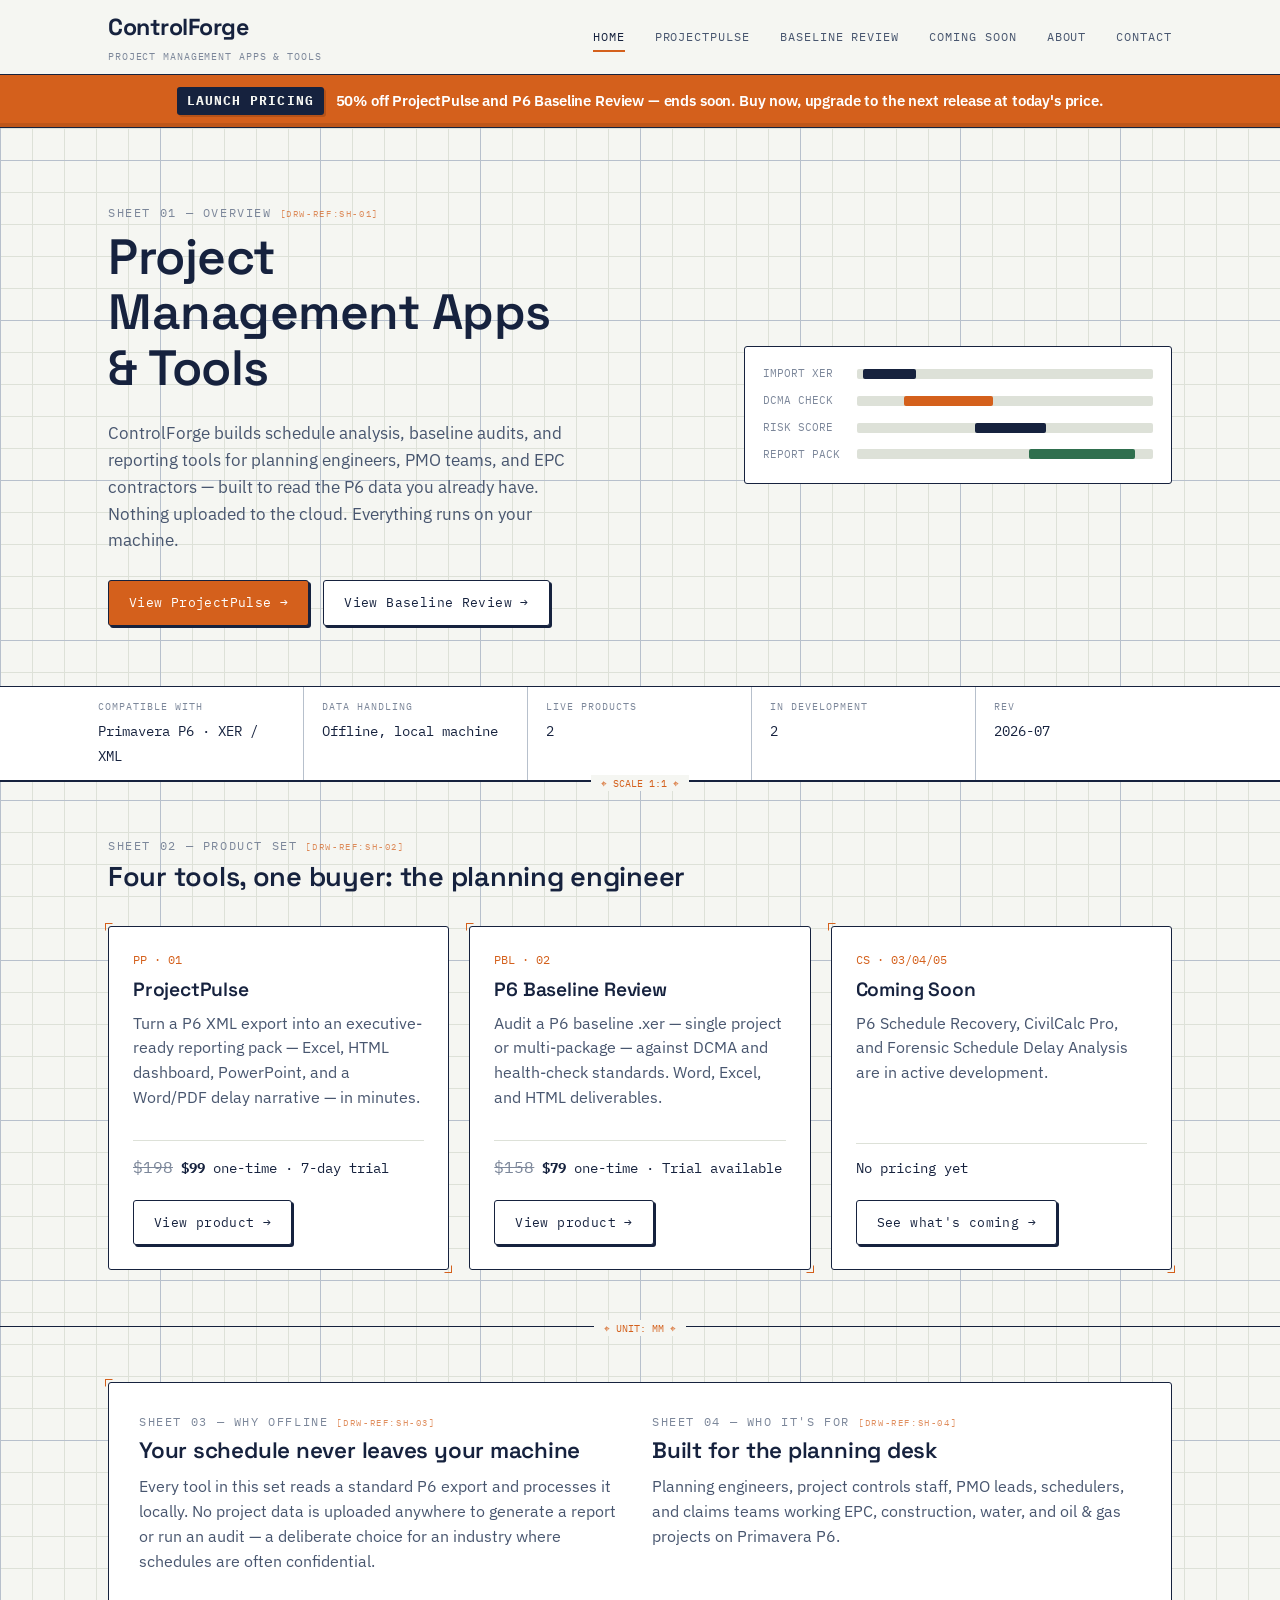
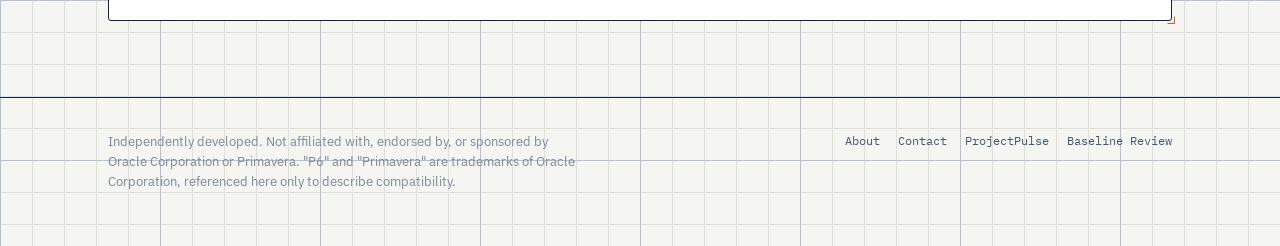
<file: index.html>
<!doctype html>
<html lang="en">
<head>
<!-- Google Tag Manager -->
<script>(function(w,d,s,l,i){w[l]=w[l]||[];w[l].push({'gtm.start':
new Date().getTime(),event:'gtm.js'});var f=d.getElementsByTagName(s)[0],
j=d.createElement(s),dl=l!='dataLayer'?'&l='+l:'';j.async=true;j.src=
'https://www.googletagmanager.com/gtm.js?id='+i+dl;f.parentNode.insertBefore(j,f);
})(window,document,'script','dataLayer','GTM-M5MRZWPH');</script>
<!-- End Google Tag Manager -->
<meta charset="utf-8">
<meta name="viewport" content="width=device-width, initial-scale=1">
<title>ControlForge | Project Management Apps &amp; Tools</title>
<meta name="description" content="ControlForge builds project management apps and tools for Primavera P6 planning and cost control engineers — schedule analysis, baseline audits, and reporting. Built by an engineer who uses P6 every day.">
<link rel="preconnect" href="https://fonts.googleapis.com">
<link rel="preconnect" href="https://fonts.gstatic.com" crossorigin>
<link href="https://fonts.googleapis.com/css2?family=Space+Grotesk:wght@500;600;700&family=IBM+Plex+Sans:wght@400;500;600&family=IBM+Plex+Mono:wght@400;500&display=swap" rel="stylesheet">
<link rel="stylesheet" href="assets/styles.css">

<!-- Google Analytics 4 — Measurement ID G-45PFV7MNN1 -->
<script async src="https://www.googletagmanager.com/gtag/js?id=G-45PFV7MNN1"></script>
<script>
  window.dataLayer = window.dataLayer || [];
  function gtag(){dataLayer.push(arguments);}
  gtag('js', new Date());
  gtag('config', 'G-45PFV7MNN1');
</script>
</head>
<body>
<!-- Google Tag Manager (noscript) -->
<noscript><iframe src="https://www.googletagmanager.com/ns.html?id=GTM-M5MRZWPH"
height="0" width="0" style="display:none;visibility:hidden"></iframe></noscript>
<!-- End Google Tag Manager (noscript) -->

<header class="site-header">
  <div class="wrap">
    <div class="brand">
      <a href="index.html" class="wordmark">ControlForge</a>
      <span class="tagline">Project Management Apps &amp; Tools</span>
    </div>
    <button class="nav-toggle" aria-label="Toggle navigation" aria-expanded="false">MENU</button>
    <nav class="nav">
      <a href="index.html" aria-current="page">Home</a>
      <a href="projectpulse.html">ProjectPulse</a>
      <a href="baseline-review.html">Baseline Review</a>
      <a href="coming-soon.html">Coming Soon</a>
      <a href="about.html">About</a>
      <a href="contact.html">Contact</a>
    </nav>
  </div>
</header>

<div class="promo-banner">
  <div class="wrap">
    <strong>Launch pricing</strong>
    <span>50% off ProjectPulse and P6 Baseline Review — ends soon. Buy now, upgrade to the next release at today's price.</span>
  </div>
</div>

<section class="hero">
  <div class="wrap hero-grid">
    <div>
      <span class="eyebrow" data-ref="SH-01">Sheet 01 — Overview</span>
      <h1>Project Management Apps &amp; Tools</h1>
      <p class="lede">ControlForge builds schedule analysis, baseline audits, and reporting tools for planning engineers, PMO teams, and EPC contractors — built to read the P6 data you already have. Nothing uploaded to the cloud. Everything runs on your machine.</p>
      <div class="cta-row">
        <a class="btn btn-primary" href="projectpulse.html">View ProjectPulse →</a>
        <a class="btn btn-ghost" href="baseline-review.html">View Baseline Review →</a>
      </div>
    </div>
    <div class="gantt" aria-hidden="true">
      <div class="gantt-row"><span class="gantt-label">IMPORT XER</span><div class="gantt-track"><div class="gantt-bar" style="left:2%; width:18%;"></div></div></div>
      <div class="gantt-row"><span class="gantt-label">DCMA CHECK</span><div class="gantt-track"><div class="gantt-bar accent" style="left:16%; width:30%;"></div></div></div>
      <div class="gantt-row"><span class="gantt-label">RISK SCORE</span><div class="gantt-track"><div class="gantt-bar" style="left:40%; width:24%;"></div></div></div>
      <div class="gantt-row"><span class="gantt-label">REPORT PACK</span><div class="gantt-track"><div class="gantt-bar live" style="left:58%; width:36%;"></div></div></div>
    </div>
  </div>
</section>

<div class="title-block">
  <div class="wrap">
    <div class="tb-cell">
      <span class="tb-label">Compatible with</span>
      <span class="tb-value">Primavera P6 · XER / XML</span>
    </div>
    <div class="tb-cell">
      <span class="tb-label">Data handling</span>
      <span class="tb-value">Offline, local machine</span>
    </div>
    <div class="tb-cell">
      <span class="tb-label">Live products</span>
      <span class="tb-value">2</span>
    </div>
    <div class="tb-cell">
      <span class="tb-label">In development</span>
      <span class="tb-value">2</span>
    </div>
    <div class="tb-cell">
      <span class="tb-label">Rev</span>
      <span class="tb-value">2026-07</span>
    </div>
  </div>
</div>

<section class="section reveal-on-scroll">
  <div class="wrap">
    <div class="section-head">
      <div>
        <span class="eyebrow" data-ref="SH-02">Sheet 02 — Product set</span>
        <h2>Four tools, one buyer: the planning engineer</h2>
      </div>
    </div>
    <div class="card-grid">

      <div class="card">
        <span class="num">PP · 01</span>
        <h3>ProjectPulse</h3>
        <p>Turn a P6 XML export into an executive-ready reporting pack — Excel, HTML dashboard, PowerPoint, and a Word/PDF delay narrative — in minutes.</p>
        <div class="price"><span class="price-was">$198</span> <strong>$99</strong> one-time · 7-day trial</div>
        <a class="btn btn-ghost" href="projectpulse.html" data-track="tool_card_click" data-tool="projectpulse">View product →</a>
      </div>

      <div class="card">
        <span class="num">PBL · 02</span>
        <h3>P6 Baseline Review</h3>
        <p>Audit a P6 baseline .xer — single project or multi-package — against DCMA and health-check standards. Word, Excel, and HTML deliverables.</p>
        <div class="price"><span class="price-was">$158</span> <strong>$79</strong> one-time · Trial available</div>
        <a class="btn btn-ghost" href="baseline-review.html" data-track="tool_card_click" data-tool="baseline_review">View product →</a>
      </div>

      <div class="card">
        <span class="num">CS · 03/04/05</span>
        <h3>Coming Soon</h3>
        <p>P6 Schedule Recovery, CivilCalc Pro, and Forensic Schedule Delay Analysis are in active development.</p>
        <div class="price">No pricing yet</div>
        <a class="btn btn-ghost" href="coming-soon.html">See what's coming →</a>
      </div>

    </div>
  </div>
</section>

<section class="section reveal-on-scroll">
  <div class="wrap">
    <div class="panel two-col">
      <div>
        <span class="eyebrow" data-ref="SH-03">Sheet 03 — Why offline</span>
        <h2 style="font-size:1.4rem;">Your schedule never leaves your machine</h2>
        <p>Every tool in this set reads a standard P6 export and processes it locally. No project data is uploaded anywhere to generate a report or run an audit — a deliberate choice for an industry where schedules are often confidential.</p>
      </div>
      <div>
        <span class="eyebrow" data-ref="SH-04">Sheet 04 — Who it's for</span>
        <h2 style="font-size:1.4rem;">Built for the planning desk</h2>
        <p>Planning engineers, project controls staff, PMO leads, schedulers, and claims teams working EPC, construction, water, and oil &amp; gas projects on Primavera P6.</p>
      </div>
    </div>
  </div>
</section>

<footer class="site-footer">
  <div class="wrap">
    <p class="footer-legal">Independently developed. Not affiliated with, endorsed by, or sponsored by Oracle Corporation or Primavera. "P6" and "Primavera" are trademarks of Oracle Corporation, referenced here only to describe compatibility.</p>
    <nav class="footer-nav">
      <a href="about.html">About</a>
      <a href="contact.html">Contact</a>
      <a href="projectpulse.html">ProjectPulse</a>
      <a href="baseline-review.html">Baseline Review</a>
    </nav>
  </div>
</footer>

<script src="assets/script.js"></script>
</body>
</html>
</file>
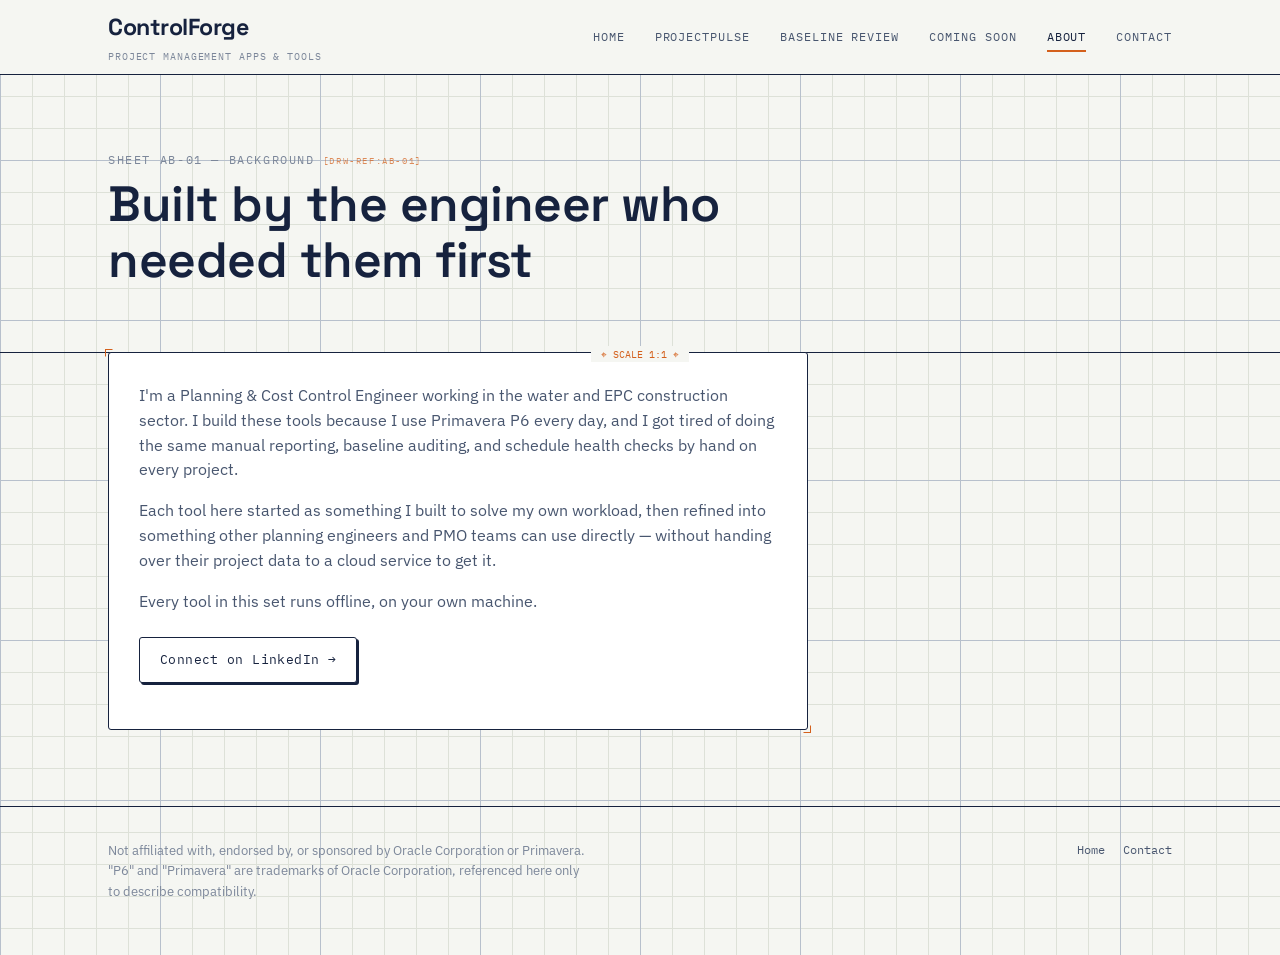
<file: about.html>
<!doctype html>
<html lang="en">
<head>
<!-- Google Tag Manager -->
<script>(function(w,d,s,l,i){w[l]=w[l]||[];w[l].push({'gtm.start':
new Date().getTime(),event:'gtm.js'});var f=d.getElementsByTagName(s)[0],
j=d.createElement(s),dl=l!='dataLayer'?'&l='+l:'';j.async=true;j.src=
'https://www.googletagmanager.com/gtm.js?id='+i+dl;f.parentNode.insertBefore(j,f);
})(window,document,'script','dataLayer','GTM-M5MRZWPH');</script>
<!-- End Google Tag Manager -->
<meta charset="utf-8">
<meta name="viewport" content="width=device-width, initial-scale=1">
<title>About | ControlForge</title>
<meta name="description" content="Tools built by a Planning & Cost Control Engineer working in water-sector and EPC construction, for the P6 workload they use every day.">
<link rel="preconnect" href="https://fonts.googleapis.com">
<link rel="preconnect" href="https://fonts.gstatic.com" crossorigin>
<link href="https://fonts.googleapis.com/css2?family=Space+Grotesk:wght@500;600;700&family=IBM+Plex+Sans:wght@400;500;600&family=IBM+Plex+Mono:wght@400;500&display=swap" rel="stylesheet">
<link rel="stylesheet" href="assets/styles.css">

<!-- Google Analytics 4 — Measurement ID G-45PFV7MNN1 -->
<script async src="https://www.googletagmanager.com/gtag/js?id=G-45PFV7MNN1"></script>
<script>
  window.dataLayer = window.dataLayer || [];
  function gtag(){dataLayer.push(arguments);}
  gtag('js', new Date());
  gtag('config', 'G-45PFV7MNN1');
</script>
</head>
<body>
<!-- Google Tag Manager (noscript) -->
<noscript><iframe src="https://www.googletagmanager.com/ns.html?id=GTM-M5MRZWPH"
height="0" width="0" style="display:none;visibility:hidden"></iframe></noscript>
<!-- End Google Tag Manager (noscript) -->

<header class="site-header">
  <div class="wrap">
    <div class="brand">
      <a href="index.html" class="wordmark">ControlForge</a>
      <span class="tagline">Project Management Apps &amp; Tools</span>
    </div>
    <button class="nav-toggle" aria-label="Toggle navigation" aria-expanded="false">MENU</button>
    <nav class="nav">
      <a href="index.html">Home</a>
      <a href="projectpulse.html">ProjectPulse</a>
      <a href="baseline-review.html">Baseline Review</a>
      <a href="coming-soon.html">Coming Soon</a>
      <a href="about.html" aria-current="page">About</a>
      <a href="contact.html">Contact</a>
    </nav>
  </div>
</header>

<section class="hero" style="padding-bottom: 40px;">
  <div class="wrap">
    <span class="eyebrow" data-ref="AB-01">Sheet AB-01 — Background</span>
    <h1 style="max-width:22ch;">Built by the engineer who needed them first</h1>
  </div>
</section>

<section class="section reveal-on-scroll" style="border-top:none; padding-top:0;">
  <div class="wrap">
    <div class="panel" style="max-width:70ch;">
      <p>I'm a Planning &amp; Cost Control Engineer working in the water and EPC construction sector. I build these tools because I use Primavera P6 every day, and I got tired of doing the same manual reporting, baseline auditing, and schedule health checks by hand on every project.</p>
      <p>Each tool here started as something I built to solve my own workload, then refined into something other planning engineers and PMO teams can use directly — without handing over their project data to a cloud service to get it.</p>
      <p>Every tool in this set runs offline, on your own machine.</p>
      <p style="margin-top: 24px;">
        <a class="btn btn-ghost" href="https://www.linkedin.com/in/mohammed-farooque-jawaid-planning-cost-control-51052216" target="_blank" rel="noopener noreferrer" data-track="outbound_click" data-destination="linkedin" data-tool="about">Connect on LinkedIn →</a>
      </p>
    </div>
  </div>
</section>

<footer class="site-footer">
  <div class="wrap">
    <p class="footer-legal">Not affiliated with, endorsed by, or sponsored by Oracle Corporation or Primavera. "P6" and "Primavera" are trademarks of Oracle Corporation, referenced here only to describe compatibility.</p>
    <nav class="footer-nav">
      <a href="index.html">Home</a>
      <a href="contact.html">Contact</a>
    </nav>
  </div>
</footer>

<script src="assets/script.js"></script>
</body>
</html>
</file>
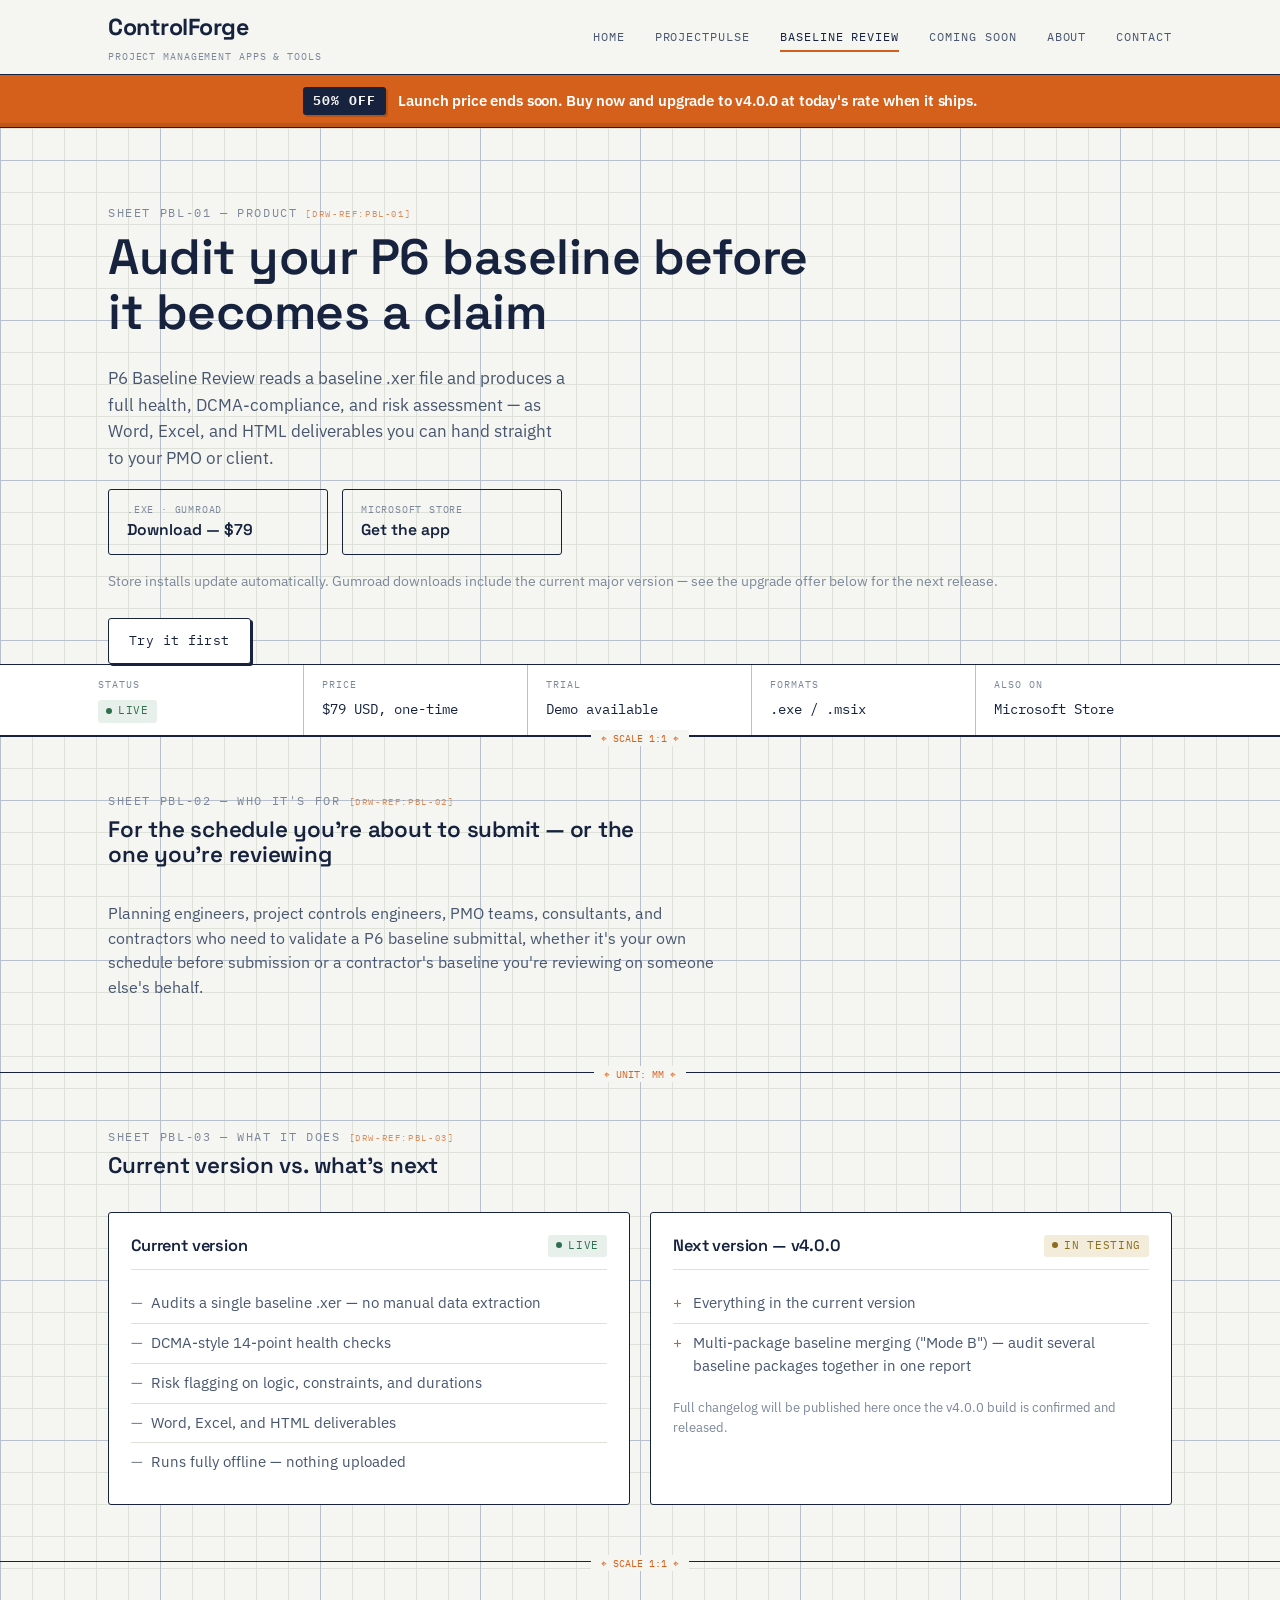
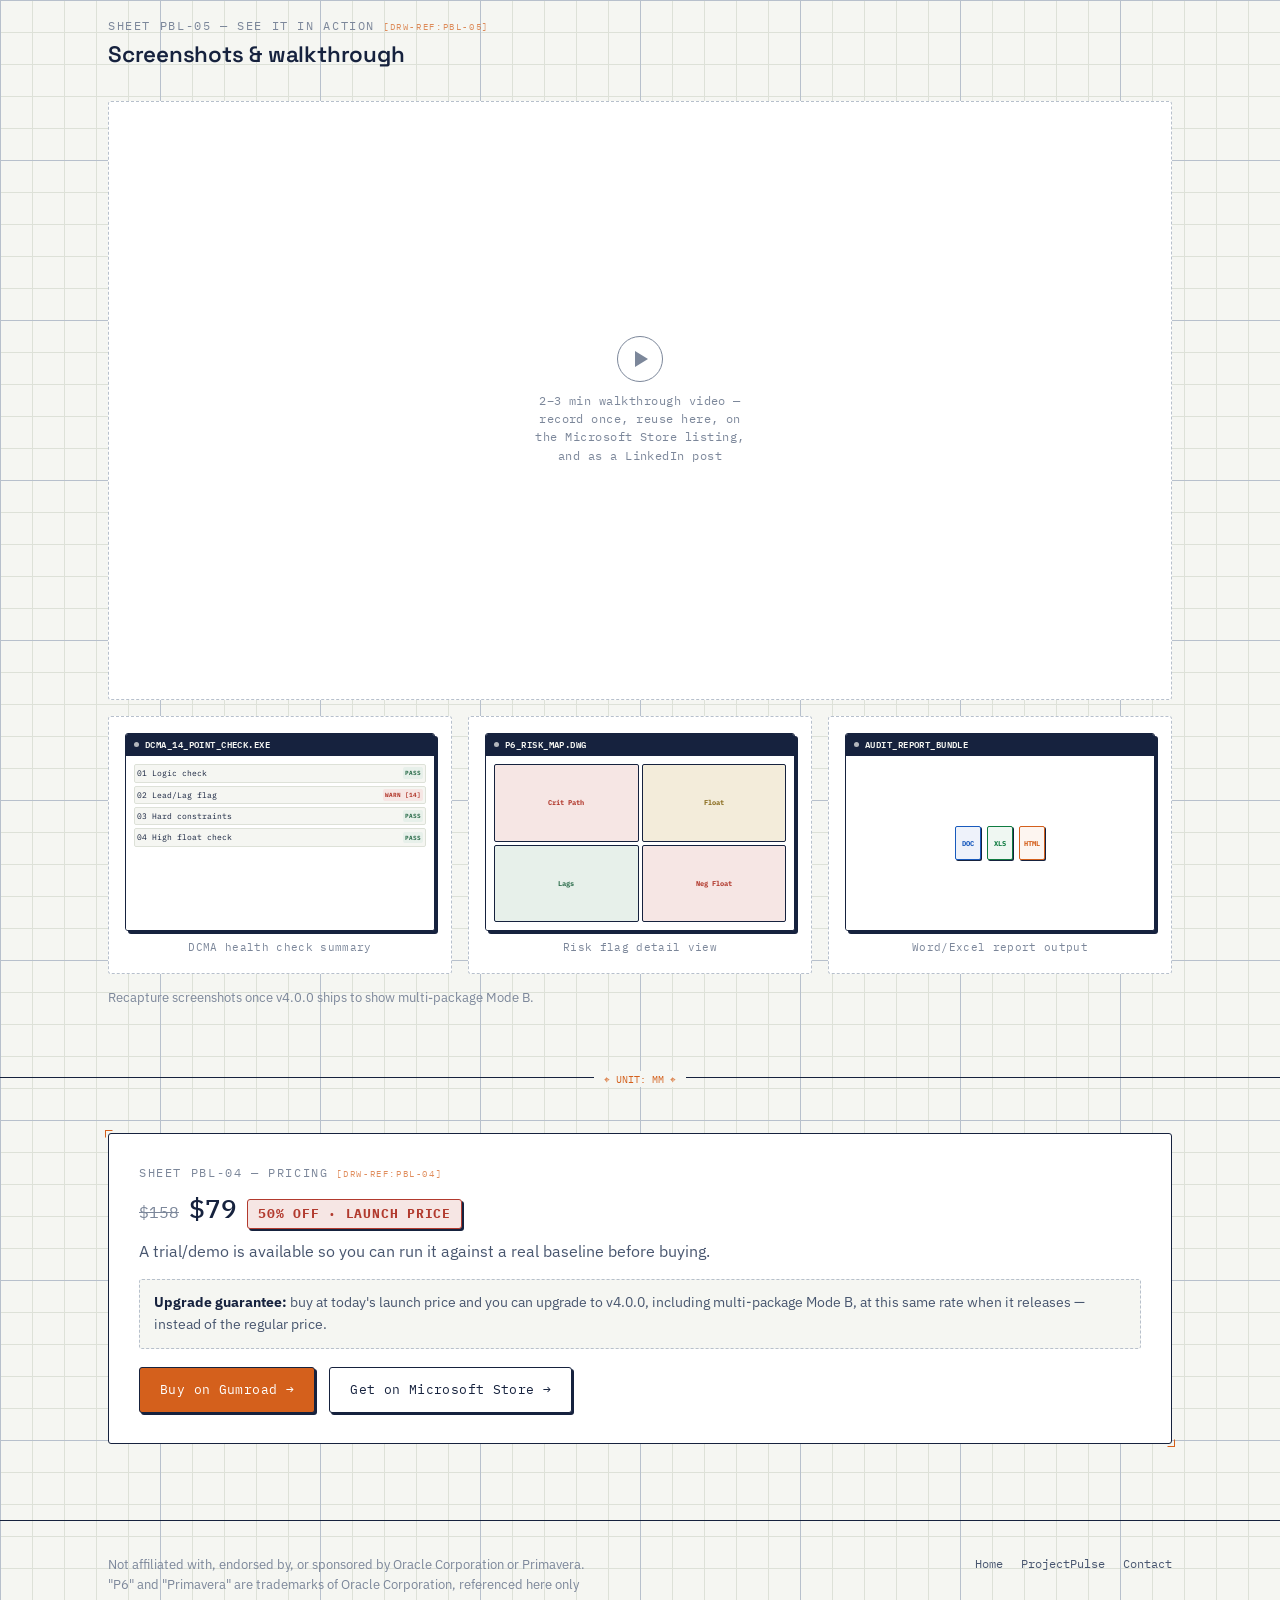
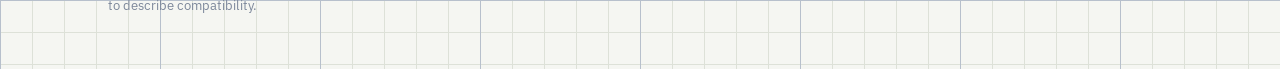
<file: baseline-review.html>
<!doctype html>
<html lang="en">
<head>
<!-- Google Tag Manager -->
<script>(function(w,d,s,l,i){w[l]=w[l]||[];w[l].push({'gtm.start':
new Date().getTime(),event:'gtm.js'});var f=d.getElementsByTagName(s)[0],
j=d.createElement(s),dl=l!='dataLayer'?'&l='+l:'';j.async=true;j.src=
'https://www.googletagmanager.com/gtm.js?id='+i+dl;f.parentNode.insertBefore(j,f);
})(window,document,'script','dataLayer','GTM-M5MRZWPH');</script>
<!-- End Google Tag Manager -->
<meta charset="utf-8">
<meta name="viewport" content="width=device-width, initial-scale=1">
<title>P6 Baseline Review | ControlForge</title>
<meta name="description" content="P6 Baseline Review audits a Primavera P6 baseline .xer against DCMA and health-check standards, producing Word, Excel, and HTML deliverables. Offline, single or multi-package.">
<link rel="preconnect" href="https://fonts.googleapis.com">
<link rel="preconnect" href="https://fonts.gstatic.com" crossorigin>
<link href="https://fonts.googleapis.com/css2?family=Space+Grotesk:wght@500;600;700&family=IBM+Plex+Sans:wght@400;500;600&family=IBM+Plex+Mono:wght@400;500&display=swap" rel="stylesheet">
<link rel="stylesheet" href="assets/styles.css">

<!-- Google Analytics 4 — Measurement ID G-45PFV7MNN1 -->
<script async src="https://www.googletagmanager.com/gtag/js?id=G-45PFV7MNN1"></script>
<script>
  window.dataLayer = window.dataLayer || [];
  function gtag(){dataLayer.push(arguments);}
  gtag('js', new Date());
  gtag('config', 'G-45PFV7MNN1');
</script>
</head>
<body>
<!-- Google Tag Manager (noscript) -->
<noscript><iframe src="https://www.googletagmanager.com/ns.html?id=GTM-M5MRZWPH"
height="0" width="0" style="display:none;visibility:hidden"></iframe></noscript>
<!-- End Google Tag Manager (noscript) -->

<header class="site-header">
  <div class="wrap">
    <div class="brand">
      <a href="index.html" class="wordmark">ControlForge</a>
      <span class="tagline">Project Management Apps &amp; Tools</span>
    </div>
    <button class="nav-toggle" aria-label="Toggle navigation" aria-expanded="false">MENU</button>
    <nav class="nav">
      <a href="index.html">Home</a>
      <a href="projectpulse.html">ProjectPulse</a>
      <a href="baseline-review.html" aria-current="page">Baseline Review</a>
      <a href="coming-soon.html">Coming Soon</a>
      <a href="about.html">About</a>
      <a href="contact.html">Contact</a>
    </nav>
  </div>
</header>

<div class="promo-banner">
  <div class="wrap">
    <strong>50% off</strong>
    <span>Launch price ends soon. Buy now and upgrade to v4.0.0 at today's rate when it ships.</span>
  </div>
</div>

<section class="hero" style="padding-bottom:0;">
  <div class="wrap">
    <span class="eyebrow" data-ref="PBL-01">Sheet PBL-01 — Product</span>
    <h1 style="max-width:22ch;">Audit your P6 baseline before it becomes a claim</h1>
    <p class="lede">P6 Baseline Review reads a baseline .xer file and produces a full health, DCMA-compliance, and risk assessment — as Word, Excel, and HTML deliverables you can hand straight to your PMO or client.</p>

    <div class="download-row">
      <a class="download-btn" href="https://mdfarooque2010.gumroad.com/l/baseline-review-intelligence" target="_blank" rel="noopener" data-track="outbound_click" data-destination="gumroad" data-tool="baseline_review">
        <div>
          <span class="dl-label">.exe · Gumroad</span>
          <span class="dl-name">Download — $79</span>
        </div>
      </a>
      <!-- REPLACE href with your real Microsoft Store listing URL -->
      <a class="download-btn" href="https://apps.microsoft.com/detail/9PHV1LFVJ70J?hl=en-us&gl=SA&ocid=pdpshare" target="_blank" rel="noopener" data-track="outbound_click" data-destination="microsoft_store" data-tool="baseline_review">
        <div>
          <span class="dl-label">Microsoft Store</span>
          <span class="dl-name">Get the app</span>
        </div>
      </a>
    </div>
    <p style="font-size:0.85rem; color:var(--ink-faint);">Store installs update automatically. Gumroad downloads include the current major version — see the upgrade offer below for the next release.</p>
    <div class="cta-row">
      <a class="btn btn-ghost" href="https://mdfarooque2010.gumroad.com/l/baseline-review-intelligence" target="_blank" rel="noopener" data-track="outbound_click" data-destination="gumroad_trial" data-tool="baseline_review">Try it first</a>
    </div>
  </div>
</section>

<div class="title-block">
  <div class="wrap">
    <div class="tb-cell">
      <span class="tb-label">Status</span>
      <span class="tb-value"><span class="status-pill live">Live</span></span>
    </div>
    <div class="tb-cell">
      <span class="tb-label">Price</span>
      <span class="tb-value">$79 USD, one-time</span>
    </div>
    <div class="tb-cell">
      <span class="tb-label">Trial</span>
      <span class="tb-value">Demo available</span>
    </div>
    <div class="tb-cell">
      <span class="tb-label">Formats</span>
      <span class="tb-value">.exe / .msix</span>
    </div>
    <div class="tb-cell">
      <span class="tb-label">Also on</span>
      <span class="tb-value">Microsoft Store</span>
    </div>
  </div>
</div>

<section class="section reveal-on-scroll">
  <div class="wrap">
    <div class="section-head">
      <div>
        <span class="eyebrow" data-ref="PBL-02">Sheet PBL-02 — Who it's for</span>
        <h2 style="font-size:1.4rem; max-width:40ch;">For the schedule you're about to submit — or the one you're reviewing</h2>
      </div>
    </div>
    <p style="max-width:64ch;">Planning engineers, project controls engineers, PMO teams, consultants, and contractors who need to validate a P6 baseline submittal, whether it's your own schedule before submission or a contractor's baseline you're reviewing on someone else's behalf.</p>
  </div>
</section>

<section class="section reveal-on-scroll">
  <div class="wrap">
    <div class="section-head">
      <div>
        <span class="eyebrow" data-ref="PBL-03">Sheet PBL-03 — What it does</span>
        <h2 style="font-size:1.4rem;">Current version vs. what's next</h2>
      </div>
    </div>

    <div class="version-compare">
      <div class="version-col">
        <div class="v-head">
          <h3>Current version</h3>
          <span class="status-pill live">Live</span>
        </div>
        <ul>
          <li>Audits a single baseline .xer — no manual data extraction</li>
          <li>DCMA-style 14-point health checks</li>
          <li>Risk flagging on logic, constraints, and durations</li>
          <li>Word, Excel, and HTML deliverables</li>
          <li>Runs fully offline — nothing uploaded</li>
        </ul>
      </div>

      <div class="version-col next">
        <div class="v-head">
          <h3>Next version — v4.0.0</h3>
          <span class="status-pill dev">In testing</span>
        </div>
        <ul>
          <li>Everything in the current version</li>
          <li>Multi-package baseline merging ("Mode B") — audit several baseline packages together in one report</li>
        </ul>
        <p class="version-note">Full changelog will be published here once the v4.0.0 build is confirmed and released.</p>
      </div>
    </div>
  </div>
</section>

<section class="section reveal-on-scroll">
  <div class="wrap">
    <div class="section-head">
      <div>
        <span class="eyebrow" data-ref="PBL-05">Sheet PBL-05 — See it in action</span>
        <h2 style="font-size:1.4rem;">Screenshots &amp; walkthrough</h2>
      </div>
    </div>

    <!-- Video: replace this whole .video-slot div with a real YouTube embed once you have one, e.g.:
    <div class="video-slot" style="border-style:solid;">
      <iframe src="https://www.youtube.com/embed/YOUR_VIDEO_ID" title="P6 Baseline Review walkthrough" allowfullscreen></iframe>
    </div>
    -->
    <div class="video-slot">
      <span class="play-icon" aria-hidden="true"></span>
      <span class="slot-label">2–3 min walkthrough video — record once, reuse here, on the Microsoft Store listing, and as a LinkedIn post</span>
    </div>

    <!-- Screenshots: replace each .screenshot-slot's contents with
         <img src="assets/screenshots/baseline-review/01-health-check.jpg" alt="P6 Baseline Review health check">
         once you have real captures. Same image files can go straight into your Microsoft Store listing. -->
    <div class="screenshot-grid">
      <div class="screenshot-slot">
        <!-- Mockup: DCMA Check -->
        <div class="mockup" aria-hidden="true">
          <div class="mockup-header">
            <span class="mockup-dot"></span>
            <span class="mockup-title">DCMA_14_POINT_CHECK.EXE</span>
          </div>
          <div class="mockup-body">
            <div class="dcma-list">
              <div class="dcma-item pass"><span>01 Logic check</span><span class="badge badge-pass">PASS</span></div>
              <div class="dcma-item fail"><span>02 Lead/Lag flag</span><span class="badge badge-fail">WARN [14]</span></div>
              <div class="dcma-item pass"><span>03 Hard constraints</span><span class="badge badge-pass">PASS</span></div>
              <div class="dcma-item pass"><span>04 High float check</span><span class="badge badge-pass">PASS</span></div>
            </div>
          </div>
        </div>
        <span class="slot-label">DCMA health check summary</span>
      </div>
      <div class="screenshot-slot">
        <!-- Mockup: Risk Details -->
        <div class="mockup" aria-hidden="true">
          <div class="mockup-header">
            <span class="mockup-dot"></span>
            <span class="mockup-title">P6_RISK_MAP.DWG</span>
          </div>
          <div class="mockup-body">
            <div class="risk-matrix">
              <div class="risk-cell high"><span>Crit Path</span></div>
              <div class="risk-cell medium"><span>Float</span></div>
              <div class="risk-cell low"><span>Lags</span></div>
              <div class="risk-cell high"><span>Neg Float</span></div>
            </div>
          </div>
        </div>
        <span class="slot-label">Risk flag detail view</span>
      </div>
      <div class="screenshot-slot">
        <!-- Mockup: Excel Bundle Output -->
        <div class="mockup" aria-hidden="true">
          <div class="mockup-header">
            <span class="mockup-dot"></span>
            <span class="mockup-title">AUDIT_REPORT_BUNDLE</span>
          </div>
          <div class="mockup-body">
            <div class="bundle-visual">
              <div class="bv-card doc-mini">DOC</div>
              <div class="bv-card xls-mini">XLS</div>
              <div class="bv-card html-mini">HTML</div>
            </div>
          </div>
        </div>
        <span class="slot-label">Word/Excel report output</span>
      </div>
    </div>
    <p class="media-note">Recapture screenshots once v4.0.0 ships to show multi-package Mode B.</p>
  </div>
</section>

<section class="section reveal-on-scroll">
  <div class="wrap">
    <div class="panel">
      <span class="eyebrow" data-ref="PBL-04">Sheet PBL-04 — Pricing</span>
      <div class="price-block">
        <span class="price-was">$158</span>
        <span class="price-now">$79</span>
        <span class="price-off">50% off · launch price</span>
      </div>
      <p style="margin-top:10px;">A trial/demo is available so you can run it against a real baseline before buying.</p>
      <div class="upgrade-badge">
        <strong>Upgrade guarantee:</strong> buy at today's launch price and you can upgrade to v4.0.0, including multi-package Mode B, at this same rate when it releases — instead of the regular price.
      </div>
      <div class="cta-row" style="margin-top:18px;">
        <a class="btn btn-primary" href="https://mdfarooque2010.gumroad.com/l/baseline-review-intelligence" target="_blank" rel="noopener" data-track="outbound_click" data-destination="gumroad" data-tool="baseline_review">Buy on Gumroad →</a>
        <a class="btn btn-ghost" href="https://apps.microsoft.com/detail/9PHV1LFVJ70J?hl=en-us&gl=SA&ocid=pdpshare" target="_blank" rel="noopener" data-track="outbound_click" data-destination="microsoft_store" data-tool="baseline_review">Get on Microsoft Store →</a>
      </div>
    </div>
  </div>
</section>

<footer class="site-footer">
  <div class="wrap">
    <p class="footer-legal">Not affiliated with, endorsed by, or sponsored by Oracle Corporation or Primavera. "P6" and "Primavera" are trademarks of Oracle Corporation, referenced here only to describe compatibility.</p>
    <nav class="footer-nav">
      <a href="index.html">Home</a>
      <a href="projectpulse.html">ProjectPulse</a>
      <a href="contact.html">Contact</a>
    </nav>
  </div>
</footer>

<script src="assets/script.js"></script>
</body>
</html>
</file>
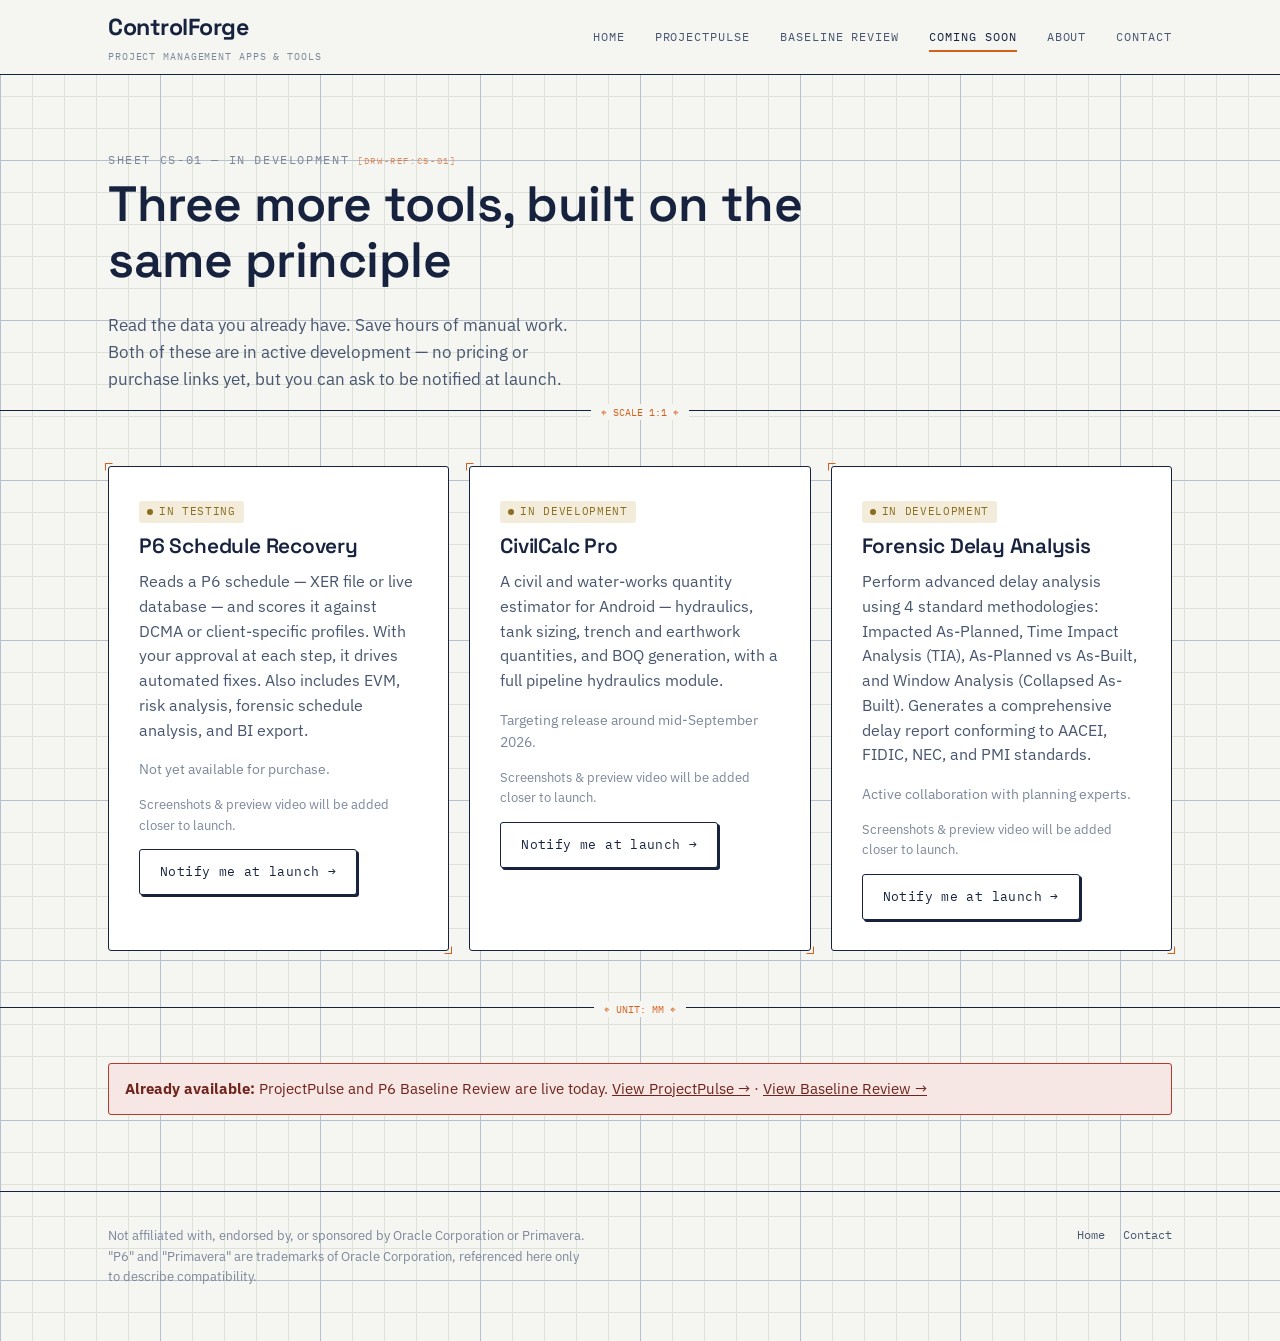
<file: coming-soon.html>
<!doctype html>
<html lang="en">
<head>
<!-- Google Tag Manager -->
<script>(function(w,d,s,l,i){w[l]=w[l]||[];w[l].push({'gtm.start':
new Date().getTime(),event:'gtm.js'});var f=d.getElementsByTagName(s)[0],
j=d.createElement(s),dl=l!='dataLayer'?'&l='+l:'';j.async=true;j.src=
'https://www.googletagmanager.com/gtm.js?id='+i+dl;f.parentNode.insertBefore(j,f);
})(window,document,'script','dataLayer','GTM-M5MRZWPH');</script>
<!-- End Google Tag Manager -->
<meta charset="utf-8">
<meta name="viewport" content="width=device-width, initial-scale=1">
<title>Coming Soon | ControlForge</title>
<meta name="description" content="Three more project controls tools in active development: P6 Schedule Recovery, CivilCalc Pro, and Forensic Delay Analysis.">
<link rel="preconnect" href="https://fonts.googleapis.com">
<link rel="preconnect" href="https://fonts.gstatic.com" crossorigin>
<link href="https://fonts.googleapis.com/css2?family=Space+Grotesk:wght@500;600;700&family=IBM+Plex+Sans:wght@400;500;600&family=IBM+Plex+Mono:wght@400;500&display=swap" rel="stylesheet">
<link rel="stylesheet" href="assets/styles.css">

<!-- Google Analytics 4 — Measurement ID G-45PFV7MNN1 -->
<script async src="https://www.googletagmanager.com/gtag/js?id=G-45PFV7MNN1"></script>
<script>
  window.dataLayer = window.dataLayer || [];
  function gtag(){dataLayer.push(arguments);}
  gtag('js', new Date());
  gtag('config', 'G-45PFV7MNN1');
</script>
</head>
<body>
<!-- Google Tag Manager (noscript) -->
<noscript><iframe src="https://www.googletagmanager.com/ns.html?id=GTM-M5MRZWPH"
height="0" width="0" style="display:none;visibility:hidden"></iframe></noscript>
<!-- End Google Tag Manager (noscript) -->

<header class="site-header">
  <div class="wrap">
    <div class="brand">
      <a href="index.html" class="wordmark">ControlForge</a>
      <span class="tagline">Project Management Apps &amp; Tools</span>
    </div>
    <button class="nav-toggle" aria-label="Toggle navigation" aria-expanded="false">MENU</button>
    <nav class="nav">
      <a href="index.html">Home</a>
      <a href="projectpulse.html">ProjectPulse</a>
      <a href="baseline-review.html">Baseline Review</a>
      <a href="coming-soon.html" aria-current="page">Coming Soon</a>
      <a href="about.html">About</a>
      <a href="contact.html">Contact</a>
    </nav>
  </div>
</header>

<section class="hero" style="padding-bottom:0;">
  <div class="wrap">
    <span class="eyebrow" data-ref="CS-01">Sheet CS-01 — In development</span>
    <h1 style="max-width:22ch;">Three more tools, built on the same principle</h1>
    <p class="lede">Read the data you already have. Save hours of manual work. Both of these are in active development — no pricing or purchase links yet, but you can ask to be notified at launch.</p>
  </div>
</section>

<section class="section reveal-on-scroll">
  <div class="wrap">
    <div class="card-grid">

      <div class="panel">
        <span class="status-pill dev" style="margin-bottom:12px; display:inline-flex;">In testing</span>
        <h2 style="font-size:1.3rem;">P6 Schedule Recovery</h2>
        <p>Reads a P6 schedule — XER file or live database — and scores it against DCMA or client-specific profiles. With your approval at each step, it drives automated fixes. Also includes EVM, risk analysis, forensic schedule analysis, and BI export.</p>
        <p style="font-size:0.9rem; color:var(--ink-faint);">Not yet available for purchase.</p>
        <p class="media-note" style="margin-top:0;">Screenshots &amp; preview video will be added closer to launch.</p>
        <a class="btn btn-ghost" href="contact.html" data-track="interest_click" data-tool="schedule_recovery">Notify me at launch →</a>
      </div>

      <div class="panel">
        <span class="status-pill dev" style="margin-bottom:12px; display:inline-flex;">In development</span>
        <h2 style="font-size:1.3rem;">CivilCalc Pro</h2>
        <p>A civil and water-works quantity estimator for Android — hydraulics, tank sizing, trench and earthwork quantities, and BOQ generation, with a full pipeline hydraulics module.</p>
        <p style="font-size:0.9rem; color:var(--ink-faint);">Targeting release around mid-September 2026.</p>
        <p class="media-note" style="margin-top:0;">Screenshots &amp; preview video will be added closer to launch.</p>
        <a class="btn btn-ghost" href="contact.html" data-track="interest_click" data-tool="civilcalc_pro">Notify me at launch →</a>
      </div>

      <div class="panel">
        <span class="status-pill dev" style="margin-bottom:12px; display:inline-flex;">In development</span>
        <h2 style="font-size:1.3rem;">Forensic Delay Analysis</h2>
        <p>Perform advanced delay analysis using 4 standard methodologies: Impacted As-Planned, Time Impact Analysis (TIA), As-Planned vs As-Built, and Window Analysis (Collapsed As-Built). Generates a comprehensive delay report conforming to AACEI, FIDIC, NEC, and PMI standards.</p>
        <p style="font-size:0.9rem; color:var(--ink-faint);">Active collaboration with planning experts.</p>
        <p class="media-note" style="margin-top:0;">Screenshots &amp; preview video will be added closer to launch.</p>
        <a class="btn btn-ghost" href="contact.html" data-track="interest_click" data-tool="forensic_delay_analysis">Notify me at launch →</a>
      </div>

    </div>
  </div>
</section>

<section class="section reveal-on-scroll">
  <div class="wrap">
    <div class="notice">
      <strong>Already available:</strong> ProjectPulse and P6 Baseline Review are live today. <a href="projectpulse.html">View ProjectPulse →</a> · <a href="baseline-review.html">View Baseline Review →</a>
    </div>
  </div>
</section>

<footer class="site-footer">
  <div class="wrap">
    <p class="footer-legal">Not affiliated with, endorsed by, or sponsored by Oracle Corporation or Primavera. "P6" and "Primavera" are trademarks of Oracle Corporation, referenced here only to describe compatibility.</p>
    <nav class="footer-nav">
      <a href="index.html">Home</a>
      <a href="contact.html">Contact</a>
    </nav>
  </div>
</footer>

<script src="assets/script.js"></script>
</body>
</html>
</file>
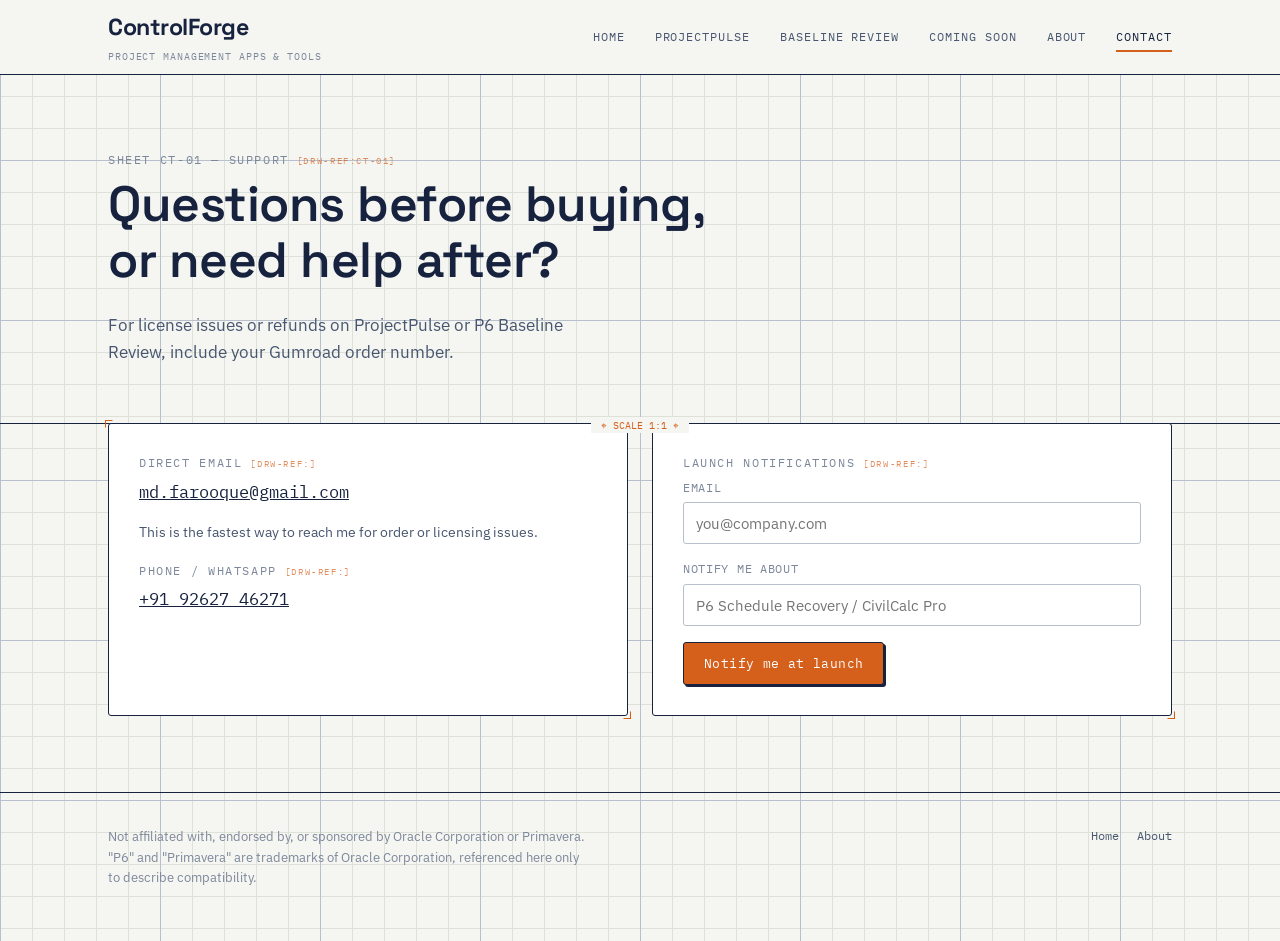
<file: contact.html>
<!doctype html>
<html lang="en">
<head>
<!-- Google Tag Manager -->
<script>(function(w,d,s,l,i){w[l]=w[l]||[];w[l].push({'gtm.start':
new Date().getTime(),event:'gtm.js'});var f=d.getElementsByTagName(s)[0],
j=d.createElement(s),dl=l!='dataLayer'?'&l='+l:'';j.async=true;j.src=
'https://www.googletagmanager.com/gtm.js?id='+i+dl;f.parentNode.insertBefore(j,f);
})(window,document,'script','dataLayer','GTM-M5MRZWPH');</script>
<!-- End Google Tag Manager -->
<meta charset="utf-8">
<meta name="viewport" content="width=device-width, initial-scale=1">
<title>Contact | ControlForge</title>
<meta name="description" content="Get in touch about ProjectPulse, P6 Baseline Review, or upcoming tools.">
<link rel="preconnect" href="https://fonts.googleapis.com">
<link rel="preconnect" href="https://fonts.gstatic.com" crossorigin>
<link href="https://fonts.googleapis.com/css2?family=Space+Grotesk:wght@500;600;700&family=IBM+Plex+Sans:wght@400;500;600&family=IBM+Plex+Mono:wght@400;500&display=swap" rel="stylesheet">
<link rel="stylesheet" href="assets/styles.css">

<!-- Google Analytics 4 — Measurement ID G-45PFV7MNN1 -->
<script async src="https://www.googletagmanager.com/gtag/js?id=G-45PFV7MNN1"></script>
<script>
  window.dataLayer = window.dataLayer || [];
  function gtag(){dataLayer.push(arguments);}
  gtag('js', new Date());
  gtag('config', 'G-45PFV7MNN1');
</script>
</head>
<body>
<!-- Google Tag Manager (noscript) -->
<noscript><iframe src="https://www.googletagmanager.com/ns.html?id=GTM-M5MRZWPH"
height="0" width="0" style="display:none;visibility:hidden"></iframe></noscript>
<!-- End Google Tag Manager (noscript) -->

<header class="site-header">
  <div class="wrap">
    <div class="brand">
      <a href="index.html" class="wordmark">ControlForge</a>
      <span class="tagline">Project Management Apps &amp; Tools</span>
    </div>
    <button class="nav-toggle" aria-label="Toggle navigation" aria-expanded="false">MENU</button>
    <nav class="nav">
      <a href="index.html">Home</a>
      <a href="projectpulse.html">ProjectPulse</a>
      <a href="baseline-review.html">Baseline Review</a>
      <a href="coming-soon.html">Coming Soon</a>
      <a href="about.html">About</a>
      <a href="contact.html" aria-current="page">Contact</a>
    </nav>
  </div>
</header>

<section class="hero" style="padding-bottom: 40px;">
  <div class="wrap">
    <span class="eyebrow" data-ref="CT-01">Sheet CT-01 — Support</span>
    <h1 style="max-width:20ch;">Questions before buying, or need help after?</h1>
    <p class="lede">For license issues or refunds on ProjectPulse or P6 Baseline Review, include your Gumroad order number.</p>
  </div>
</section>

<section class="section reveal-on-scroll" style="border-top:none; padding-top:0;">
  <div class="wrap">
    <div class="two-col">

      <div class="panel">
        <span class="eyebrow">Direct email</span>
        <p style="font-family:var(--mono); font-size:1.05rem; color:var(--ink);">
          <a href="mailto:md.farooque@gmail.com">md.farooque@gmail.com</a>
        </p>
        <p style="font-size:0.9rem;">This is the fastest way to reach me for order or licensing issues.</p>

        <span class="eyebrow" style="margin-top:18px; display:block;">Phone / WhatsApp</span>
        <p style="font-family:var(--mono); font-size:1.05rem; color:var(--ink);">
          <a href="tel:+919262746271">+91 92627 46271</a>
        </p>
      </div>

      <div class="panel">
        <span class="eyebrow">Launch notifications</span>
        <!--
          This form posts nowhere by default (GitHub Pages has no backend).
          To make it work: create a free Formspree.io form and replace the
          action URL below with the one Formspree gives you. Takes ~2 minutes.
        -->
        <form action="https://formspree.io/f/REPLACE_WITH_YOUR_FORM_ID" method="POST">
          <div class="form-field">
            <label for="email">Email</label>
            <input type="email" id="email" name="email" required placeholder="you@company.com">
          </div>
          <div class="form-field">
            <label for="interest">Notify me about</label>
            <input type="text" id="interest" name="interest" placeholder="P6 Schedule Recovery / CivilCalc Pro">
          </div>
          <button type="submit" class="btn btn-primary">Notify me at launch</button>
        </form>
      </div>

    </div>
  </div>
</section>

<footer class="site-footer">
  <div class="wrap">
    <p class="footer-legal">Not affiliated with, endorsed by, or sponsored by Oracle Corporation or Primavera. "P6" and "Primavera" are trademarks of Oracle Corporation, referenced here only to describe compatibility.</p>
    <nav class="footer-nav">
      <a href="index.html">Home</a>
      <a href="about.html">About</a>
    </nav>
  </div>
</footer>

<script src="assets/script.js"></script>
</body>
</html>
</file>
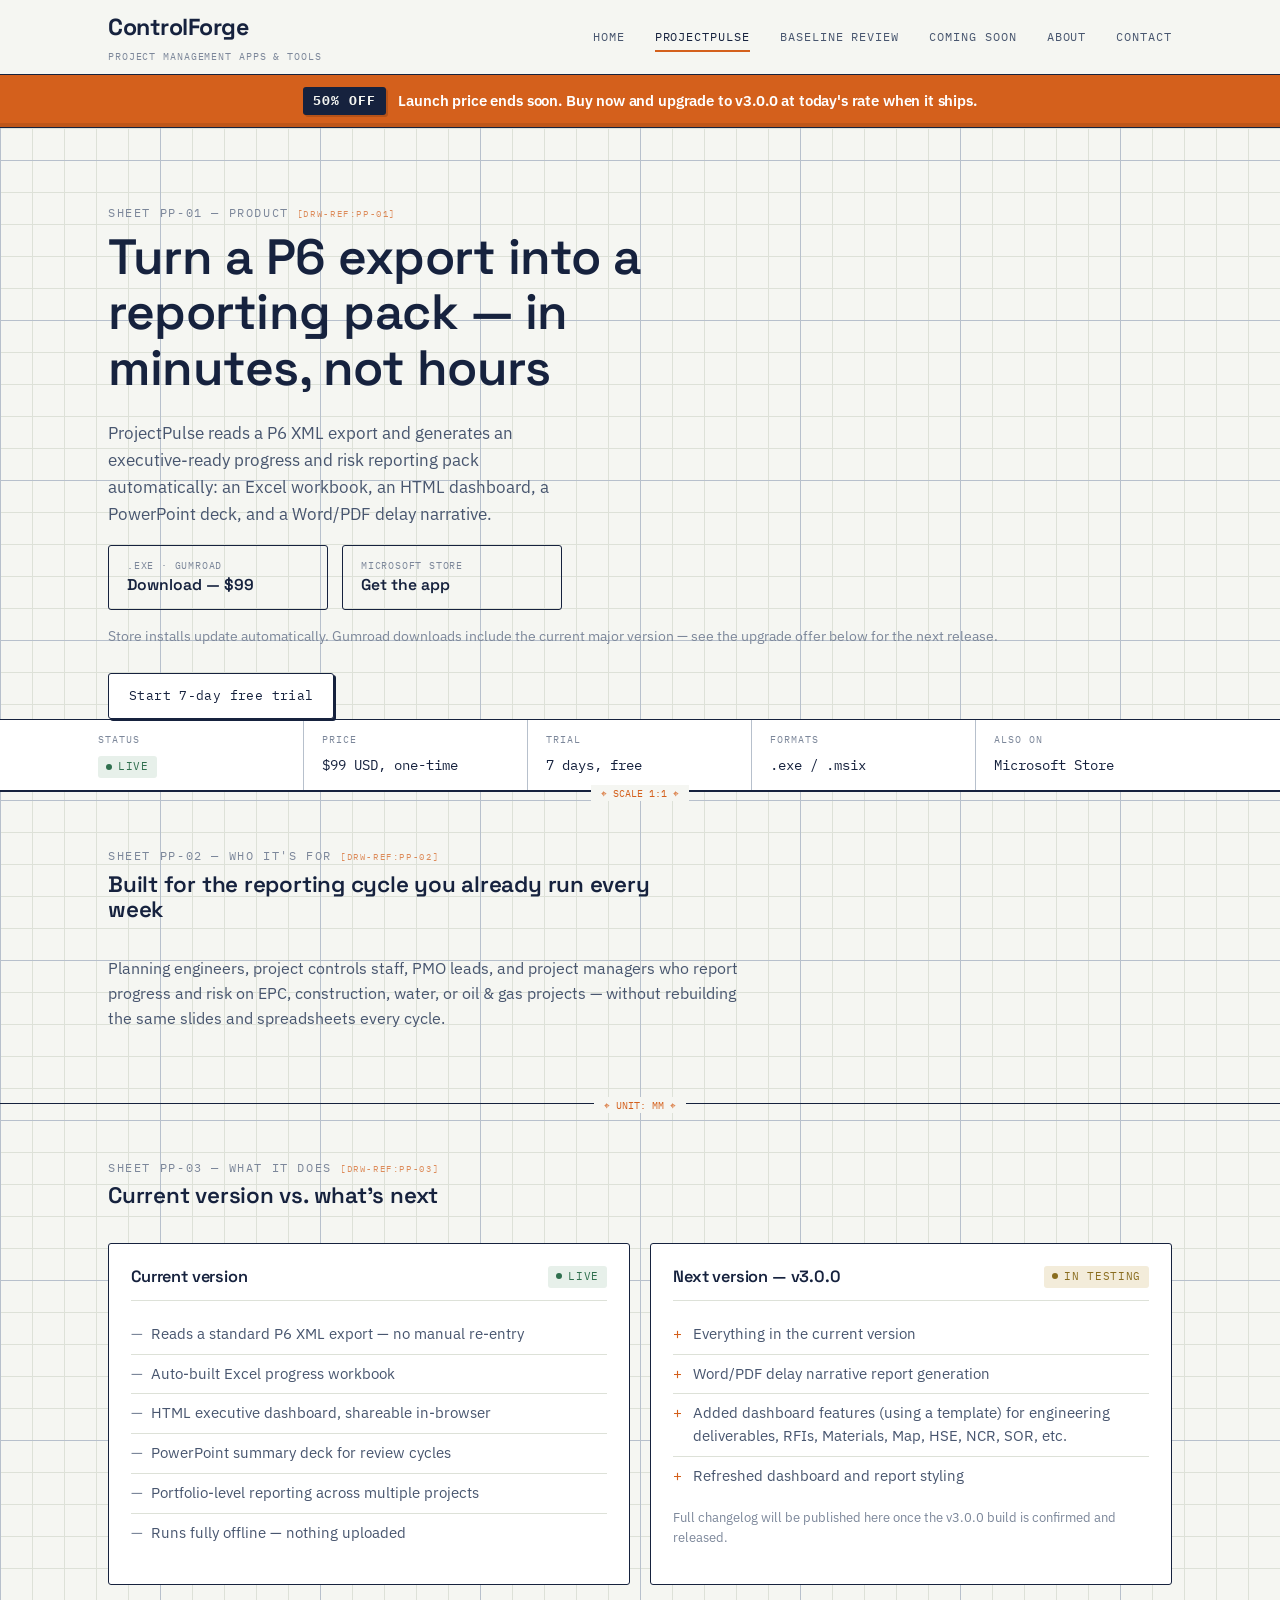
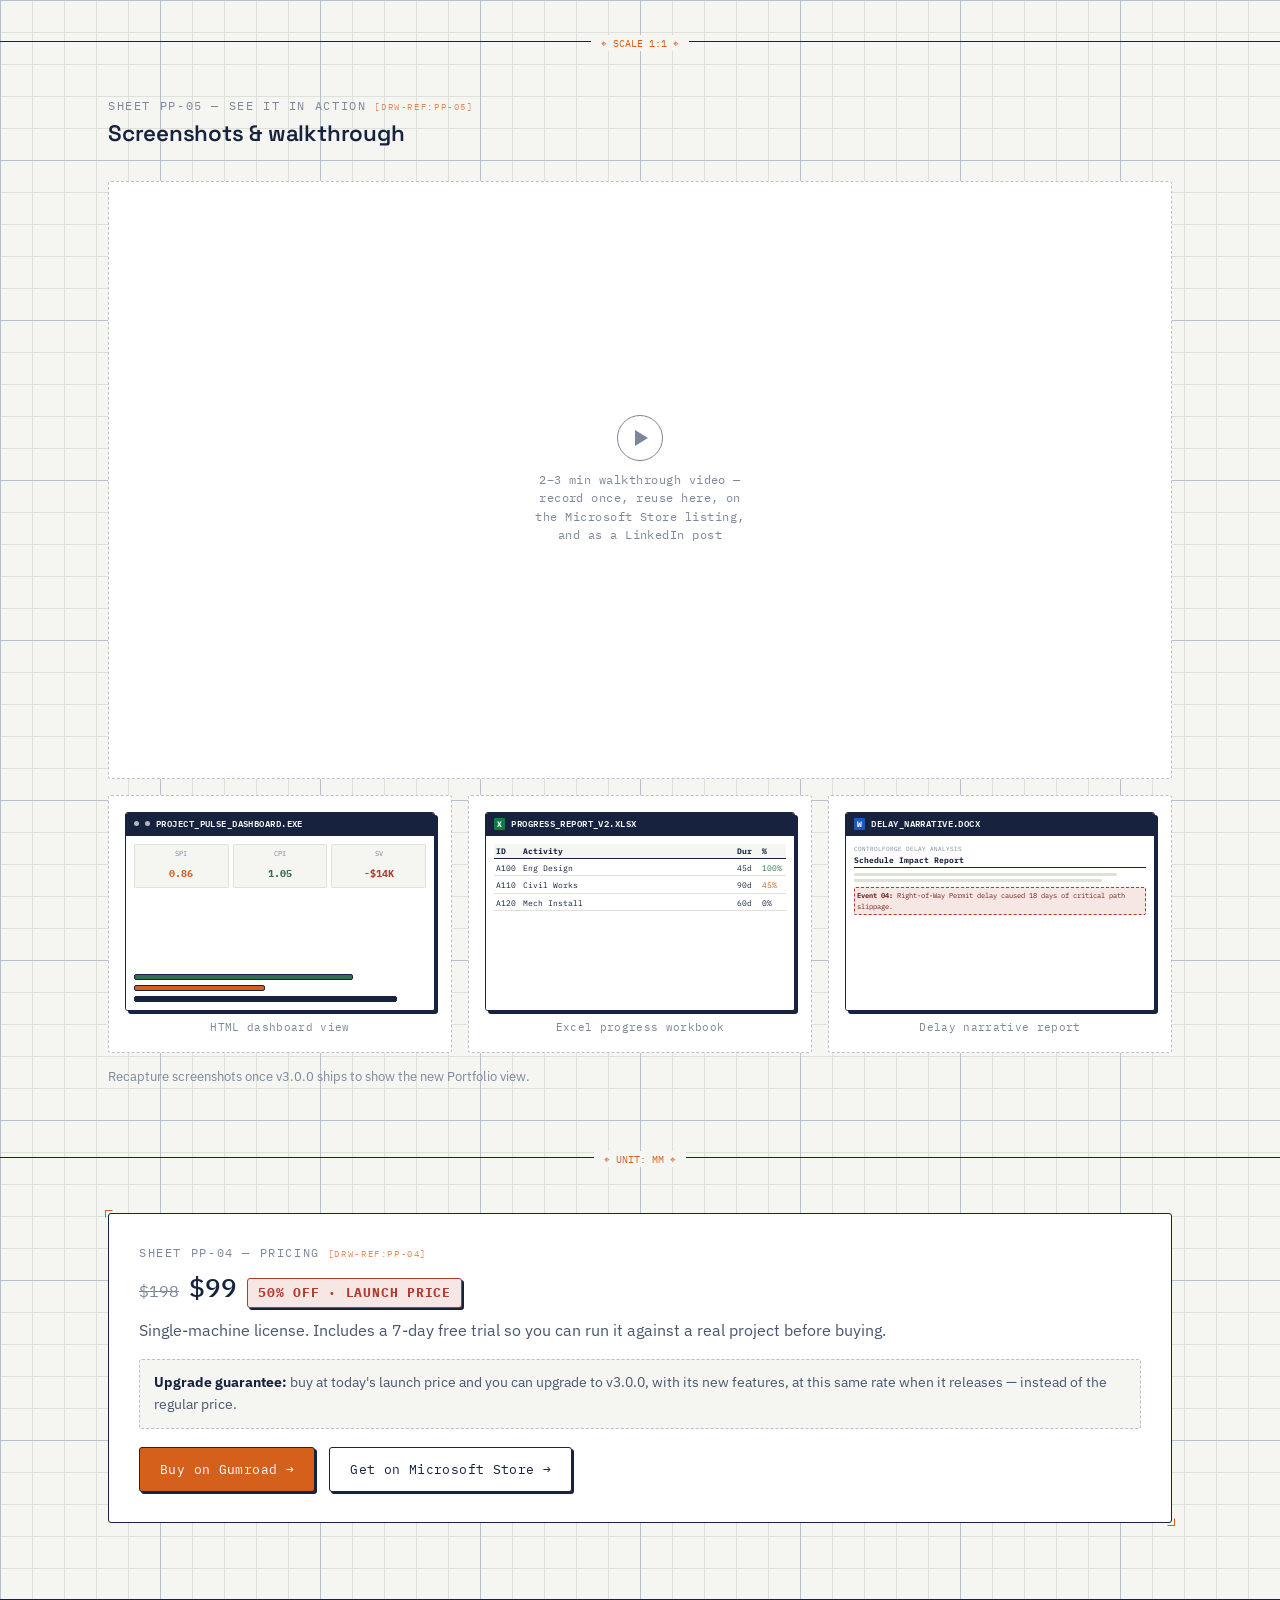
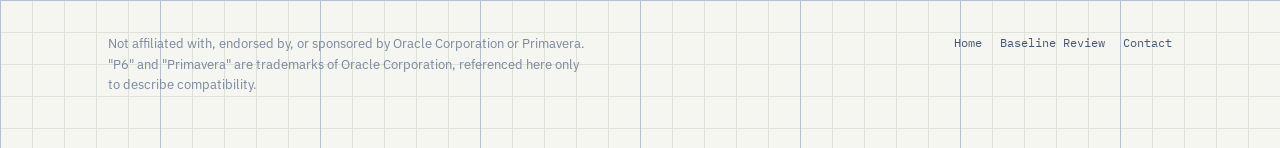
<file: projectpulse.html>
<!doctype html>
<html lang="en">
<head>
<!-- Google Tag Manager -->
<script>(function(w,d,s,l,i){w[l]=w[l]||[];w[l].push({'gtm.start':
new Date().getTime(),event:'gtm.js'});var f=d.getElementsByTagName(s)[0],
j=d.createElement(s),dl=l!='dataLayer'?'&l='+l:'';j.async=true;j.src=
'https://www.googletagmanager.com/gtm.js?id='+i+dl;f.parentNode.insertBefore(j,f);
})(window,document,'script','dataLayer','GTM-M5MRZWPH');</script>
<!-- End Google Tag Manager -->
<meta charset="utf-8">
<meta name="viewport" content="width=device-width, initial-scale=1">
<title>ProjectPulse | ControlForge</title>
<meta name="description" content="ProjectPulse reads a Primavera P6 XML export and generates an executive-ready progress and risk reporting pack — Excel, HTML dashboard, PowerPoint, and a delay narrative — offline, in minutes.">
<link rel="preconnect" href="https://fonts.googleapis.com">
<link rel="preconnect" href="https://fonts.gstatic.com" crossorigin>
<link href="https://fonts.googleapis.com/css2?family=Space+Grotesk:wght@500;600;700&family=IBM+Plex+Sans:wght@400;500;600&family=IBM+Plex+Mono:wght@400;500&display=swap" rel="stylesheet">
<link rel="stylesheet" href="assets/styles.css">

<!-- Google Analytics 4 — Measurement ID G-45PFV7MNN1 -->
<script async src="https://www.googletagmanager.com/gtag/js?id=G-45PFV7MNN1"></script>
<script>
  window.dataLayer = window.dataLayer || [];
  function gtag(){dataLayer.push(arguments);}
  gtag('js', new Date());
  gtag('config', 'G-45PFV7MNN1');
</script>
</head>
<body>
<!-- Google Tag Manager (noscript) -->
<noscript><iframe src="https://www.googletagmanager.com/ns.html?id=GTM-M5MRZWPH"
height="0" width="0" style="display:none;visibility:hidden"></iframe></noscript>
<!-- End Google Tag Manager (noscript) -->

<header class="site-header">
  <div class="wrap">
    <div class="brand">
      <a href="index.html" class="wordmark">ControlForge</a>
      <span class="tagline">Project Management Apps &amp; Tools</span>
    </div>
    <button class="nav-toggle" aria-label="Toggle navigation" aria-expanded="false">MENU</button>
    <nav class="nav">
      <a href="index.html">Home</a>
      <a href="projectpulse.html" aria-current="page">ProjectPulse</a>
      <a href="baseline-review.html">Baseline Review</a>
      <a href="coming-soon.html">Coming Soon</a>
      <a href="about.html">About</a>
      <a href="contact.html">Contact</a>
    </nav>
  </div>
</header>

<div class="promo-banner">
  <div class="wrap">
    <strong>50% off</strong>
    <span>Launch price ends soon. Buy now and upgrade to v3.0.0 at today's rate when it ships.</span>
  </div>
</div>

<section class="hero" style="padding-bottom:0;">
  <div class="wrap">
    <span class="eyebrow" data-ref="PP-01">Sheet PP-01 — Product</span>
    <h1 style="max-width:20ch;">Turn a P6 export into a reporting pack — in minutes, not hours</h1>
    <p class="lede">ProjectPulse reads a P6 XML export and generates an executive-ready progress and risk reporting pack automatically: an Excel workbook, an HTML dashboard, a PowerPoint deck, and a Word/PDF delay narrative.</p>

    <div class="download-row">
      <a class="download-btn" href="https://mdfarooque2010.gumroad.com/l/ProjectPulse" target="_blank" rel="noopener" data-track="outbound_click" data-destination="gumroad" data-tool="projectpulse">
        <div>
          <span class="dl-label">.exe · Gumroad</span>
          <span class="dl-name">Download — $99</span>
        </div>
      </a>
      <!-- REPLACE href with your real Microsoft Store listing URL -->
      <a class="download-btn" href="https://apps.microsoft.com/detail/9PJR22LWZFJ0?hl=en-us&gl=SA&ocid=pdpshare" target="_blank" rel="noopener" data-track="outbound_click" data-destination="microsoft_store" data-tool="projectpulse">
        <div>
          <span class="dl-label">Microsoft Store</span>
          <span class="dl-name">Get the app</span>
        </div>
      </a>
    </div>
    <p style="font-size:0.85rem; color:var(--ink-faint);">Store installs update automatically. Gumroad downloads include the current major version — see the upgrade offer below for the next release.</p>
    <div class="cta-row">
      <a class="btn btn-ghost" href="https://mdfarooque2010.gumroad.com/l/ProjectPulse" target="_blank" rel="noopener" data-track="outbound_click" data-destination="gumroad_trial" data-tool="projectpulse">Start 7-day free trial</a>
    </div>
  </div>
</section>

<div class="title-block">
  <div class="wrap">
    <div class="tb-cell">
      <span class="tb-label">Status</span>
      <span class="tb-value"><span class="status-pill live">Live</span></span>
    </div>
    <div class="tb-cell">
      <span class="tb-label">Price</span>
      <span class="tb-value">$99 USD, one-time</span>
    </div>
    <div class="tb-cell">
      <span class="tb-label">Trial</span>
      <span class="tb-value">7 days, free</span>
    </div>
    <div class="tb-cell">
      <span class="tb-label">Formats</span>
      <span class="tb-value">.exe / .msix</span>
    </div>
    <div class="tb-cell">
      <span class="tb-label">Also on</span>
      <span class="tb-value">Microsoft Store</span>
    </div>
  </div>
</div>

<section class="section reveal-on-scroll">
  <div class="wrap">
    <div class="section-head">
      <div>
        <span class="eyebrow" data-ref="PP-02">Sheet PP-02 — Who it's for</span>
        <h2 style="font-size:1.4rem; max-width:40ch;">Built for the reporting cycle you already run every week</h2>
      </div>
    </div>
    <p style="max-width:64ch;">Planning engineers, project controls staff, PMO leads, and project managers who report progress and risk on EPC, construction, water, or oil &amp; gas projects — without rebuilding the same slides and spreadsheets every cycle.</p>
  </div>
</section>

<section class="section reveal-on-scroll">
  <div class="wrap">
    <div class="section-head">
      <div>
        <span class="eyebrow" data-ref="PP-03">Sheet PP-03 — What it does</span>
        <h2 style="font-size:1.4rem;">Current version vs. what's next</h2>
      </div>
    </div>

    <div class="version-compare">
      <div class="version-col">
        <div class="v-head">
          <h3>Current version</h3>
          <span class="status-pill live">Live</span>
        </div>
        <ul>
          <li>Reads a standard P6 XML export — no manual re-entry</li>
          <li>Auto-built Excel progress workbook</li>
          <li>HTML executive dashboard, shareable in-browser</li>
          <li>PowerPoint summary deck for review cycles</li>
          <li>Portfolio-level reporting across multiple projects</li>
          <li>Runs fully offline — nothing uploaded</li>
        </ul>
      </div>

      <div class="version-col next">
        <div class="v-head">
          <h3>Next version — v3.0.0</h3>
          <span class="status-pill dev">In testing</span>
        </div>
        <ul>
          <li>Everything in the current version</li>
          <li>Word/PDF delay narrative report generation</li>
          <li>Added dashboard features (using a template) for engineering deliverables, RFIs, Materials, Map, HSE, NCR, SOR, etc.</li>
          <li>Refreshed dashboard and report styling</li>
        </ul>
        <p class="version-note">Full changelog will be published here once the v3.0.0 build is confirmed and released.</p>
      </div>
    </div>
  </div>
</section>

<section class="section reveal-on-scroll">
  <div class="wrap">
    <div class="section-head">
      <div>
        <span class="eyebrow" data-ref="PP-05">Sheet PP-05 — See it in action</span>
        <h2 style="font-size:1.4rem;">Screenshots &amp; walkthrough</h2>
      </div>
    </div>

    <!-- Video: replace this whole .video-slot div with a real YouTube embed once you have one, e.g.:
    <div class="video-slot" style="border-style:solid;">
      <iframe src="https://www.youtube.com/embed/YOUR_VIDEO_ID" title="ProjectPulse walkthrough" allowfullscreen></iframe>
    </div>
    -->
    <div class="video-slot">
      <span class="play-icon" aria-hidden="true"></span>
      <span class="slot-label">2–3 min walkthrough video — record once, reuse here, on the Microsoft Store listing, and as a LinkedIn post</span>
    </div>

    <!-- Screenshots: replace each .screenshot-slot's contents with
         <img src="assets/screenshots/projectpulse/01-dashboard.jpg" alt="ProjectPulse dashboard view">
         once you have real captures. Same image files can go straight into your Microsoft Store listing. -->
    <div class="screenshot-grid">
      <div class="screenshot-slot">
        <!-- Mockup: Dashboard -->
        <div class="mockup" aria-hidden="true">
          <div class="mockup-header">
            <span class="mockup-dot"></span>
            <span class="mockup-dot"></span>
            <span class="mockup-title">PROJECT_PULSE_DASHBOARD.EXE</span>
          </div>
          <div class="mockup-body">
            <div class="mockup-stats">
              <div class="m-stat"><span class="m-lbl">SPI</span><span class="m-val accent-text">0.86</span></div>
              <div class="m-stat"><span class="m-lbl">CPI</span><span class="m-val live-text">1.05</span></div>
              <div class="m-stat"><span class="m-lbl">SV</span><span class="m-val flag-text">-$14K</span></div>
            </div>
            <div class="mockup-chart">
              <div class="mockup-chart-bar" style="width: 75%; background: var(--live);"></div>
              <div class="mockup-chart-bar" style="width: 45%; background: var(--accent);"></div>
              <div class="mockup-chart-bar" style="width: 90%; background: var(--ink);"></div>
            </div>
          </div>
        </div>
        <span class="slot-label">HTML dashboard view</span>
      </div>
      <div class="screenshot-slot">
        <!-- Mockup: Excel -->
        <div class="mockup" aria-hidden="true">
          <div class="mockup-header">
            <span class="excel-logo">X</span>
            <span class="mockup-title">Progress_Report_v2.xlsx</span>
          </div>
          <div class="mockup-body">
            <div class="excel-grid">
              <div class="excel-row excel-hdr">
                <span>ID</span><span>Activity</span><span>Dur</span><span>%</span>
              </div>
              <div class="excel-row">
                <span>A100</span><span>Eng Design</span><span>45d</span><span class="live-text">100%</span>
              </div>
              <div class="excel-row">
                <span>A110</span><span>Civil Works</span><span>90d</span><span class="accent-text">45%</span>
              </div>
              <div class="excel-row">
                <span>A120</span><span>Mech Install</span><span>60d</span><span>0%</span>
              </div>
            </div>
          </div>
        </div>
        <span class="slot-label">Excel progress workbook</span>
      </div>
      <div class="screenshot-slot">
        <!-- Mockup: Word Document -->
        <div class="mockup" aria-hidden="true">
          <div class="mockup-header">
            <span class="word-logo">W</span>
            <span class="mockup-title">Delay_Narrative.docx</span>
          </div>
          <div class="mockup-body">
            <div class="document-page">
              <div class="doc-title-block">
                <span class="doc-eyebrow">CONTROLFORGE DELAY ANALYSIS</span>
                <span class="doc-title">Schedule Impact Report</span>
              </div>
              <div class="doc-text-line" style="width: 90%;"></div>
              <div class="doc-text-line" style="width: 85%;"></div>
              <div class="doc-highlight-box">
                <strong>Event 04:</strong> Right-of-Way Permit delay caused 18 days of critical path slippage.
              </div>
            </div>
          </div>
        </div>
        <span class="slot-label">Delay narrative report</span>
      </div>
    </div>
    <p class="media-note">Recapture screenshots once v3.0.0 ships to show the new Portfolio view.</p>
  </div>
</section>

<section class="section reveal-on-scroll">
  <div class="wrap">
    <div class="panel">
      <span class="eyebrow" data-ref="PP-04">Sheet PP-04 — Pricing</span>
      <div class="price-block">
        <span class="price-was">$198</span>
        <span class="price-now">$99</span>
        <span class="price-off">50% off · launch price</span>
      </div>
      <p style="margin-top:10px;">Single-machine license. Includes a 7-day free trial so you can run it against a real project before buying.</p>
      <div class="upgrade-badge">
        <strong>Upgrade guarantee:</strong> buy at today's launch price and you can upgrade to v3.0.0, with its new features, at this same rate when it releases — instead of the regular price.
      </div>
      <div class="cta-row" style="margin-top:18px;">
        <a class="btn btn-primary" href="https://mdfarooque2010.gumroad.com/l/ProjectPulse" target="_blank" rel="noopener" data-track="outbound_click" data-destination="gumroad" data-tool="projectpulse">Buy on Gumroad →</a>
        <a class="btn btn-ghost" href="https://apps.microsoft.com/detail/9PJR22LWZFJ0?hl=en-us&gl=SA&ocid=pdpshare" target="_blank" rel="noopener" data-track="outbound_click" data-destination="microsoft_store" data-tool="projectpulse">Get on Microsoft Store →</a>
      </div>
    </div>
  </div>
</section>

<footer class="site-footer">
  <div class="wrap">
    <p class="footer-legal">Not affiliated with, endorsed by, or sponsored by Oracle Corporation or Primavera. "P6" and "Primavera" are trademarks of Oracle Corporation, referenced here only to describe compatibility.</p>
    <nav class="footer-nav">
      <a href="index.html">Home</a>
      <a href="baseline-review.html">Baseline Review</a>
      <a href="contact.html">Contact</a>
    </nav>
  </div>
</footer>

<script src="assets/script.js"></script>
</body>
</html>
</file>
<file: assets/styles.css>
/* ==========================================================================
   Project Controls Toolkit — design tokens
   Direction: engineering drawing sheet — title blocks, dimension lines,
   grid paper, revision stamps. Built for planning/schedule engineers.
   ========================================================================== */

:root {
  --paper: #f5f6f2;
  --paper-raised: #ffffff;
  --grid-line: #dde1d8;
  --ink: #16223e;
  --ink-soft: #48566f;
  --ink-faint: #7c879a;
  --rule: #b7c0cc;
  --accent: #d4601c;
  --accent-ink: #ffffff;
  --live: #2f6f4e;
  --live-bg: #e7f0ea;
  --flag: #b23a2e;
  --flag-bg: #f6e6e4;
  --dev: #8a6d1f;
  --dev-bg: #f3ecda;

  --display: "Space Grotesk", "IBM Plex Sans", sans-serif;
  --sans: "IBM Plex Sans", sans-serif;
  --mono: "IBM Plex Mono", ui-monospace, monospace;

  --sheet-max: 1120px;
  --radius: 3px;
}

* { box-sizing: border-box; }

html { scroll-behavior: smooth; }

body {
  margin: 0;
  background-color: var(--paper);
  background-image:
    linear-gradient(var(--rule) 1px, transparent 1px),
    linear-gradient(90deg, var(--rule) 1px, transparent 1px),
    linear-gradient(var(--grid-line) 1px, transparent 1px),
    linear-gradient(90deg, var(--grid-line) 1px, transparent 1px);
  background-size: 160px 160px, 160px 160px, 32px 32px, 32px 32px;
  color: var(--ink);
  font-family: var(--sans);
  font-size: 16px;
  line-height: 1.55;
  -webkit-font-smoothing: antialiased;
  position: relative;
}

@media (prefers-reduced-motion: reduce) {
  * { animation: none !important; transition: none !important; scroll-behavior: auto !important; }
}

a { color: inherit; }
img { max-width: 100%; display: block; }

h1, h2, h3, h4 {
  font-family: var(--display);
  font-weight: 600;
  line-height: 1.12;
  margin: 0 0 0.5em;
  letter-spacing: -0.01em;
}

p { margin: 0 0 1em; color: var(--ink-soft); }

.mono { font-family: var(--mono); }

.eyebrow {
  font-family: var(--mono);
  font-size: 0.72rem;
  letter-spacing: 0.14em;
  text-transform: uppercase;
  color: var(--ink-faint);
  display: block;
  margin-bottom: 0.6em;
}

.wrap {
  max-width: var(--sheet-max);
  margin: 0 auto;
  padding: 0 28px;
}

/* -------------------------------------------------------------- header -- */

.site-header {
  border-bottom: 1.5px solid var(--ink);
  background: var(--paper);
  position: sticky;
  top: 0;
  z-index: 40;
}

.site-header .wrap {
  display: flex;
  align-items: center;
  justify-content: space-between;
  min-height: 68px;
  padding-top: 10px;
  padding-bottom: 10px;
}

.brand {
  display: flex;
  flex-direction: column;
  gap: 3px;
}

.tagline {
  font-family: var(--mono);
  font-size: 0.62rem;
  letter-spacing: 0.09em;
  text-transform: uppercase;
  color: var(--ink-faint);
}

.wordmark {
  font-family: var(--display);
  font-weight: 700;
  font-size: 1.45rem;
  text-decoration: none;
  color: var(--ink);
  letter-spacing: -0.02em;
  display: inline-flex;
  align-items: center;
  transition: color 0.2s ease;
}

.wordmark:hover {
  color: var(--accent);
}

.nav {
  display: flex;
  align-items: center;
  gap: 30px;
}

.nav a {
  font-family: var(--mono);
  font-size: 0.74rem;
  letter-spacing: 0.08em;
  text-transform: uppercase;
  text-decoration: none;
  color: var(--ink-soft);
  padding: 6px 0;
  position: relative;
  transition: color 0.2s ease;
}

.nav a::after {
  content: "";
  position: absolute;
  bottom: 0;
  left: 0;
  width: 100%;
  height: 2px;
  background-color: var(--accent);
  transform: scaleX(0);
  transform-origin: bottom right;
  transition: transform 0.25s cubic-bezier(0.4, 0, 0.2, 1);
}

.nav a:hover {
  color: var(--ink);
}

.nav a:hover::after,
.nav a[aria-current="page"]::after {
  transform: scaleX(1);
  transform-origin: bottom left;
}

.nav a[aria-current="page"] {
  color: var(--ink);
}

.nav-toggle {
  display: none;
  background: none;
  border: 1.5px solid var(--ink);
  border-radius: var(--radius);
  padding: 8px 10px;
  font-family: var(--mono);
  font-size: 0.75rem;
  cursor: pointer;
}

@media (max-width: 760px) {
  .nav-toggle { display: block; }
  .nav {
    position: absolute;
    top: 100%;
    left: 0;
    right: 0;
    background: var(--paper-raised);
    border-bottom: 1.5px solid var(--ink);
    flex-direction: column;
    align-items: flex-start;
    gap: 0;
    padding: 6px 28px 16px;
    display: none;
  }
  .nav.open { display: flex; }
  .nav a { padding: 10px 0; width: 100%; border-bottom: 1px solid var(--grid-line); }
}

/* --------------------------------------------------------- title block -- */
/* the signature element: repurposes a CAD/drawing title block as a status
   strip, carrying real per-page metadata rather than decoration. */

.title-block {
  border-top: 1.5px solid var(--ink);
  border-bottom: 1.5px solid var(--ink);
  background: var(--paper-raised);
}

.title-block .wrap {
  display: grid;
  grid-template-columns: repeat(5, 1fr);
  padding: 0;
}

.tb-cell {
  padding: 12px 18px;
  border-right: 1px solid var(--rule);
}
.tb-cell:last-child { border-right: none; }

.tb-cell .tb-label {
  display: block;
  font-family: var(--mono);
  font-size: 0.62rem;
  letter-spacing: 0.1em;
  text-transform: uppercase;
  color: var(--ink-faint);
  margin-bottom: 4px;
}

.tb-cell .tb-value {
  font-family: var(--mono);
  font-size: 0.86rem;
  color: var(--ink);
}

.status-pill {
  display: inline-flex;
  align-items: center;
  gap: 6px;
  font-family: var(--mono);
  font-size: 0.7rem;
  letter-spacing: 0.06em;
  text-transform: uppercase;
  padding: 2px 8px 3px;
  border-radius: var(--radius);
}
.status-pill.live { background: var(--live-bg); color: var(--live); }
.status-pill.dev { background: var(--dev-bg); color: var(--dev); }
.status-pill::before {
  content: "";
  width: 6px;
  height: 6px;
  border-radius: 50%;
  background: currentColor;
}

@media (max-width: 760px) {
  .title-block .wrap { grid-template-columns: repeat(2, 1fr); }
  .tb-cell:nth-child(odd) { border-right: 1px solid var(--rule); }
}

/* -------------------------------------------------------------- hero  -- */

.hero {
  padding: 76px 0 60px;
  position: relative;
}

.hero-grid {
  display: grid;
  grid-template-columns: 1.15fr 0.85fr;
  gap: 56px;
  align-items: center;
}

@media (max-width: 860px) {
  .hero-grid { grid-template-columns: 1fr; }
}

.hero h1 {
  font-size: clamp(2.1rem, 4.2vw, 3.1rem);
  max-width: 15ch;
}

.hero .lede {
  font-size: 1.08rem;
  max-width: 46ch;
  color: var(--ink-soft);
}

.cta-row {
  display: flex;
  gap: 14px;
  flex-wrap: wrap;
  margin-top: 26px;
}

.btn {
  font-family: var(--mono);
  font-size: 0.8rem;
  letter-spacing: 0.03em;
  text-decoration: none;
  padding: 12px 20px;
  border-radius: var(--radius);
  display: inline-flex;
  align-items: center;
  gap: 8px;
  border: 1.5px solid var(--ink);
  transition: transform 0.1s ease, box-shadow 0.1s ease, background-color 0.2s ease;
  position: relative;
  box-shadow: 2px 2px 0px var(--ink);
}

.btn:hover {
  transform: translate(-1px, -1px);
  box-shadow: 4px 4px 0px var(--ink);
}

.btn:active {
  transform: translate(1px, 1px);
  box-shadow: 1px 1px 0px var(--ink);
}

.btn-primary {
  background: var(--accent);
  border-color: var(--ink);
  color: var(--accent-ink);
}

.btn-primary:hover {
  background: #e2712d;
}

.btn-ghost {
  background: var(--paper-raised);
  color: var(--ink);
}

.btn-ghost:hover {
  background: var(--paper);
}

/* ---------------------------------------------------------- gantt art -- */
/* decorative schedule bars used on the hero — the visual vernacular of
   the subject matter (P6 schedules) rather than a generic illustration */

.gantt {
  border: 1.5px solid var(--ink);
  background: var(--paper-raised);
  border-radius: var(--radius);
  padding: 18px 18px 20px;
}

.gantt-row {
  display: grid;
  grid-template-columns: 84px 1fr;
  align-items: center;
  gap: 10px;
  margin-bottom: 10px;
}

.gantt-row:last-child { margin-bottom: 0; }

.gantt-label {
  font-family: var(--mono);
  font-size: 0.68rem;
  color: var(--ink-faint);
}

.gantt-track {
  height: 10px;
  background: var(--grid-line);
  border-radius: 2px;
  position: relative;
  overflow: hidden;
}

.gantt-bar {
  position: absolute;
  top: 0;
  bottom: 0;
  border-radius: 2px;
  background: var(--ink);
}

.gantt-bar.accent { background: var(--accent); }
.gantt-bar.live { background: var(--live); }

/* --------------------------------------------------------------- grid -- */

.section {
  padding: 56px 0;
  border-top: 1px solid var(--grid-line);
}

.section-head {
  display: flex;
  justify-content: space-between;
  align-items: flex-end;
  gap: 24px;
  margin-bottom: 34px;
  flex-wrap: wrap;
}

.section-head h2 {
  font-size: 1.7rem;
  margin: 0;
}

.card-grid {
  display: grid;
  grid-template-columns: repeat(3, 1fr);
  gap: 20px;
}

@media (max-width: 900px) {
  .card-grid { grid-template-columns: 1fr; }
}

.card {
  border: 1.5px solid var(--ink);
  background: var(--paper-raised);
  border-radius: var(--radius);
  padding: 24px;
  display: flex;
  flex-direction: column;
  min-height: 100%;
}

.card .num {
  font-family: var(--mono);
  font-size: 0.72rem;
  color: var(--accent);
  margin-bottom: 10px;
}

.card h3 { font-size: 1.2rem; margin-bottom: 10px; }

.card p { flex-grow: 1; }

.card .price {
  font-family: var(--mono);
  font-size: 0.86rem;
  color: var(--ink);
  margin: 14px 0 16px;
  padding-top: 14px;
  border-top: 1px solid var(--grid-line);
}

.card .btn { align-self: flex-start; margin-top: 4px; }

/* --------------------------------------------------------- feature list -- */

.feature-list {
  list-style: none;
  margin: 0;
  padding: 0;
  display: grid;
  gap: 0;
}

.feature-list li {
  display: grid;
  grid-template-columns: 34px 1fr;
  gap: 14px;
  padding: 16px 0;
  border-bottom: 1px solid var(--grid-line);
}

.feature-list li:first-child { border-top: 1px solid var(--grid-line); }

.feature-list .leader {
  font-family: var(--mono);
  font-size: 0.78rem;
  color: var(--accent);
  padding-top: 2px;
}

.feature-list strong { color: var(--ink); display: block; margin-bottom: 2px; }
.feature-list span { color: var(--ink-soft); font-size: 0.94rem; }

/* -------------------------------------------------------------- panel -- */

.panel {
  border: 1.5px solid var(--ink);
  background: var(--paper-raised);
  border-radius: var(--radius);
  padding: 30px;
}

.two-col {
  display: grid;
  grid-template-columns: 1fr 1fr;
  gap: 24px;
}

@media (max-width: 760px) {
  .two-col { grid-template-columns: 1fr; }
}

.notice {
  border: 1px solid var(--flag);
  background: var(--flag-bg);
  color: #6f251d;
  border-radius: var(--radius);
  padding: 14px 16px;
  font-size: 0.92rem;
}

.notice strong { color: #6f251d; }

/* ----------------------------------------------------------- promo bar -- */

.promo-banner {
  background: var(--accent);
  color: var(--accent-ink);
  border-bottom: 1.5px solid var(--ink);
  font-weight: 600;
  box-shadow: inset 0 -4px 0 rgba(0, 0, 0, 0.1);
}

.promo-banner .wrap {
  display: flex;
  align-items: center;
  justify-content: center;
  gap: 12px;
  padding: 12px 28px;
  flex-wrap: wrap;
  text-align: center;
}

.promo-banner strong {
  font-family: var(--mono);
  font-size: 0.8rem;
  letter-spacing: 0.08em;
  text-transform: uppercase;
  background: var(--ink);
  color: var(--paper);
  padding: 4px 10px;
  border-radius: var(--radius);
  box-shadow: 2px 2px 0px rgba(0, 0, 0, 0.15);
}

.promo-banner span {
  font-size: 0.95rem;
  letter-spacing: -0.01em;
}

.promo-banner a {
  text-decoration: underline;
  color: var(--accent-ink);
  font-weight: 700;
}

/* -------------------------------------------------------- price block -- */

.price-block {
  display: flex;
  align-items: baseline;
  gap: 10px;
  flex-wrap: wrap;
}

.price-was {
  font-family: var(--mono);
  font-size: 1rem;
  color: var(--ink-faint);
  text-decoration: line-through;
}

.price-now {
  font-family: var(--mono);
  font-size: 1.6rem;
  font-weight: 500;
  color: var(--ink);
}

.price-off {
  font-family: var(--mono);
  font-size: 0.8rem;
  letter-spacing: 0.06em;
  text-transform: uppercase;
  background: var(--flag-bg);
  color: var(--flag);
  border: 1.5px solid var(--flag);
  padding: 4px 10px;
  border-radius: var(--radius);
  font-weight: bold;
  box-shadow: 2px 2px 0 var(--ink);
}

.upgrade-badge {
  border: 1px dashed var(--rule);
  border-radius: var(--radius);
  padding: 12px 14px;
  font-size: 0.88rem;
  color: var(--ink-soft);
  margin-top: 14px;
  background: var(--paper);
}

.upgrade-badge strong { color: var(--ink); }

/* ---------------------------------------------------------- downloads -- */

.download-row {
  display: flex;
  gap: 14px;
  flex-wrap: wrap;
  margin: 16px 0;
}

.download-btn {
  display: flex;
  align-items: center;
  gap: 10px;
  border: 1.5px solid var(--ink);
  border-radius: var(--radius);
  padding: 12px 18px;
  text-decoration: none;
  color: var(--ink);
  min-width: 220px;
}

.download-btn:hover { background: var(--paper); }

.download-btn .dl-label {
  display: block;
  font-family: var(--mono);
  font-size: 0.62rem;
  letter-spacing: 0.08em;
  text-transform: uppercase;
  color: var(--ink-faint);
}

.download-btn .dl-name {
  display: block;
  font-family: var(--display);
  font-weight: 600;
  font-size: 0.98rem;
}

/* ------------------------------------------------------- version table -- */

.version-compare {
  display: grid;
  grid-template-columns: 1fr 1fr;
  gap: 20px;
}

@media (max-width: 760px) {
  .version-compare { grid-template-columns: 1fr; }
}

.version-col {
  border: 1.5px solid var(--ink);
  border-radius: var(--radius);
  background: var(--paper-raised);
  padding: 22px;
}

.version-col .v-head {
  display: flex;
  align-items: center;
  justify-content: space-between;
  margin-bottom: 14px;
  padding-bottom: 12px;
  border-bottom: 1px solid var(--grid-line);
}

.version-col .v-head h3 {
  font-size: 1.02rem;
  margin: 0;
}

.version-col ul {
  list-style: none;
  margin: 0;
  padding: 0;
}

.version-col li {
  font-size: 0.92rem;
  color: var(--ink-soft);
  padding: 8px 0 8px 20px;
  position: relative;
  border-bottom: 1px solid var(--grid-line);
}

.version-col li:last-child { border-bottom: none; }

.version-col li::before {
  content: "—";
  position: absolute;
  left: 0;
  color: var(--ink-faint);
}

.version-col.next li::before { content: "+"; color: var(--accent); }

.version-note {
  font-size: 0.82rem;
  color: var(--ink-faint);
  margin-top: 12px;
}

/* ----------------------------------------------------------- media -- */

.video-slot {
  border: 1.5px dashed var(--rule);
  border-radius: var(--radius);
  background: var(--paper-raised);
  aspect-ratio: 16 / 9;
  display: flex;
  flex-direction: column;
  align-items: center;
  justify-content: center;
  gap: 10px;
  color: var(--ink-faint);
}

.video-slot iframe {
  width: 100%;
  height: 100%;
  border: none;
  border-radius: var(--radius);
}

.video-slot .play-icon {
  width: 46px;
  height: 46px;
  border-radius: 50%;
  border: 1.5px solid var(--ink-faint);
  display: flex;
  align-items: center;
  justify-content: center;
}

.video-slot .play-icon::after {
  content: "";
  border-style: solid;
  border-width: 8px 0 8px 13px;
  border-color: transparent transparent transparent var(--ink-faint);
  margin-left: 3px;
}

.video-slot .slot-label {
  font-family: var(--mono);
  font-size: 0.74rem;
  letter-spacing: 0.04em;
  text-align: center;
  max-width: 32ch;
}

.screenshot-grid {
  display: grid;
  grid-template-columns: repeat(3, 1fr);
  gap: 16px;
  margin-top: 16px;
}

@media (max-width: 760px) {
  .screenshot-grid { grid-template-columns: 1fr; }
}

.screenshot-slot {
  border: 1.5px dashed var(--rule);
  border-radius: var(--radius);
  background: var(--paper-raised);
  aspect-ratio: 4 / 3;
  display: flex;
  align-items: center;
  justify-content: center;
  padding: 16px;
  overflow: hidden;
}

.screenshot-slot img {
  width: 100%;
  height: 100%;
  object-fit: cover;
  border-radius: 2px;
}

.screenshot-slot .slot-label {
  font-family: var(--mono);
  font-size: 0.7rem;
  letter-spacing: 0.03em;
  color: var(--ink-faint);
  text-align: center;
}

.media-note {
  font-size: 0.82rem;
  color: var(--ink-faint);
  margin-top: 14px;
}

/* -------------------------------------------------------------- footer -- */

.site-footer {
  border-top: 1.5px solid var(--ink);
  padding: 34px 0 40px;
  margin-top: 20px;
}

.site-footer .wrap {
  display: flex;
  justify-content: space-between;
  gap: 20px;
  flex-wrap: wrap;
}

.footer-legal {
  font-size: 0.82rem;
  color: var(--ink-faint);
  max-width: 60ch;
}

.footer-nav {
  display: flex;
  gap: 18px;
  flex-wrap: wrap;
}

.footer-nav a {
  font-family: var(--mono);
  font-size: 0.74rem;
  text-decoration: none;
  color: var(--ink-soft);
}

.footer-nav a:hover { color: var(--accent); }

/* --------------------------------------------------------------- misc -- */

.stamp {
  display: inline-block;
  font-family: var(--mono);
  font-size: 0.68rem;
  letter-spacing: 0.08em;
  text-transform: uppercase;
  border: 1.5px solid var(--flag);
  color: var(--flag);
  padding: 4px 9px;
  border-radius: var(--radius);
  transform: rotate(-2deg);
}

.form-field {
  display: block;
  margin-bottom: 16px;
}

.form-field label {
  display: block;
  font-family: var(--mono);
  font-size: 0.72rem;
  letter-spacing: 0.06em;
  text-transform: uppercase;
  color: var(--ink-faint);
  margin-bottom: 6px;
}

.form-field input,
.form-field textarea {
  width: 100%;
  border: 1.5px solid var(--rule);
  border-radius: var(--radius);
  padding: 10px 12px;
  font-family: var(--sans);
  font-size: 0.95rem;
  background: var(--paper-raised);
  color: var(--ink);
}

.form-field input:focus,
.form-field textarea:focus,
a:focus-visible,
button:focus-visible {
  outline: 2.5px solid var(--accent);
  outline-offset: 2px;
}

/* Corner Marks for CAD Aesthetics */
.card, .panel {
  position: relative;
  transition: border-color 0.2s cubic-bezier(0.4, 0, 0.2, 1), box-shadow 0.2s cubic-bezier(0.4, 0, 0.2, 1);
}

.card:hover, .panel:hover {
  border-color: var(--accent);
  box-shadow: 4px 4px 0px rgba(212, 96, 28, 0.15);
}

.card::before, .card::after,
.panel::before, .panel::after {
  content: "";
  position: absolute;
  width: 6px;
  height: 6px;
  pointer-events: none;
  transition: transform 0.2s cubic-bezier(0.4, 0, 0.2, 1), border-color 0.2s ease;
  border: 1px solid transparent;
}

/* top-left corner marks */
.card::before, .panel::before {
  top: -4px;
  left: -4px;
  border-top-color: var(--accent);
  border-left-color: var(--accent);
}

/* bottom-right corner marks */
.card::after, .panel::after {
  bottom: -4px;
  right: -4px;
  border-bottom-color: var(--accent);
  border-right-color: var(--accent);
}

.card:hover::before, .panel:hover::before {
  transform: translate(-2px, -2px);
}

.card:hover::after, .panel:hover::after {
  transform: translate(2px, 2px);
}

/* Coordinate indicators A1 / B2 margins on sheets */
.eyebrow {
  position: relative;
}
.eyebrow::after {
  content: "[DRW-REF:" attr(data-ref) "]";
  font-size: 0.55rem;
  color: var(--accent);
  margin-left: 8px;
  opacity: 0.7;
}

/* CAD Divider line (replaces simple border-top on sections) */
.section {
  position: relative;
  border-top: none;
}
.section::before {
  content: "";
  position: absolute;
  top: 0;
  left: 0;
  right: 0;
  height: 1px;
  background: var(--ink);
}
/* Dimension line tick effects on sections */
.section::after {
  content: "✦";
  position: absolute;
  top: -6px;
  left: 50%;
  transform: translateX(-50%);
  background: var(--paper);
  padding: 0 10px;
  font-size: 0.65rem;
  color: var(--accent);
  font-family: var(--mono);
}

/* Section specific markings */
.section:nth-of-type(even)::after {
  content: "⌖ SCALE 1:1 ⌖";
}
.section:nth-of-type(odd)::after {
  content: "⌖ UNIT: MM ⌖";
}

/* Mockup CSS for beautiful technical screenshots fallbacks */
.screenshot-slot {
  position: relative;
  overflow: hidden;
  display: flex;
  flex-direction: column;
  align-items: center;
  justify-content: center;
  border: 1.5px dashed var(--rule);
  background: var(--paper-raised);
  border-radius: var(--radius);
  aspect-ratio: 4 / 3;
  padding: 16px;
  transition: border-color 0.2s ease, transform 0.2s ease;
}

.screenshot-slot:hover {
  border-color: var(--accent);
  transform: translateY(-2px);
}

.screenshot-slot img {
  position: absolute;
  top: 0;
  left: 0;
  width: 100%;
  height: 100%;
  object-fit: cover;
  z-index: 5;
}

.mockup {
  width: 100%;
  height: calc(100% - 20px);
  background: var(--paper);
  border: 1.5px solid var(--ink);
  border-radius: var(--radius);
  display: flex;
  flex-direction: column;
  overflow: hidden;
  margin-bottom: 8px;
  box-shadow: 3px 3px 0px var(--ink);
  font-family: var(--mono);
  position: relative;
}

.mockup-header {
  background: var(--ink);
  color: var(--paper);
  padding: 4px 8px;
  font-size: 0.55rem;
  display: flex;
  align-items: center;
  gap: 6px;
  border-bottom: 1.5px solid var(--ink);
  letter-spacing: 0.05em;
  text-transform: uppercase;
  font-weight: 600;
}

.mockup-dot {
  width: 5px;
  height: 5px;
  border-radius: 50%;
  background: var(--paper);
  opacity: 0.7;
}

.mockup-title {
  overflow: hidden;
  text-overflow: ellipsis;
  white-space: nowrap;
}

.mockup-body {
  padding: 8px;
  flex-grow: 1;
  display: flex;
  flex-direction: column;
  justify-content: space-between;
  background: var(--paper-raised);
}

/* Stats Mockup */
.mockup-stats {
  display: grid;
  grid-template-columns: repeat(3, 1fr);
  gap: 4px;
}
.m-stat {
  border: 1px solid var(--grid-line);
  padding: 3px;
  border-radius: 2px;
  text-align: center;
  background: var(--paper);
}
.m-lbl {
  display: block;
  font-size: 0.45rem;
  color: var(--ink-faint);
  text-transform: uppercase;
}
.m-val {
  font-size: 0.65rem;
  font-weight: 700;
}
.accent-text { color: var(--accent); }
.live-text { color: var(--live); }
.flag-text { color: var(--flag); }

.mockup-chart {
  display: flex;
  flex-direction: column;
  gap: 5px;
  margin-top: 4px;
}
.mockup-chart-bar {
  height: 6px;
  border-radius: 2px;
  border: 1px solid var(--ink);
}

/* Excel Mockup */
.excel-logo {
  background: #107c41;
  color: white;
  padding: 0px 3px;
  border-radius: 1px;
  font-weight: bold;
  font-size: 0.5rem;
}
.excel-grid {
  display: flex;
  flex-direction: column;
  gap: 2px;
  font-size: 0.5rem;
}
.excel-row {
  display: grid;
  grid-template-columns: 24px 1fr 22px 22px;
  gap: 3px;
  padding: 1px 2px;
  border-bottom: 1px solid var(--grid-line);
  text-align: left;
}
.excel-hdr {
  font-weight: bold;
  background: var(--paper);
  border-bottom: 1px solid var(--ink);
}

/* Word Mockup */
.word-logo {
  background: #185abd;
  color: white;
  padding: 0px 3px;
  border-radius: 1px;
  font-weight: bold;
  font-size: 0.5rem;
}
.document-page {
  display: flex;
  flex-direction: column;
  gap: 3px;
  text-align: left;
}
.doc-title-block {
  border-bottom: 1px solid var(--ink);
  padding-bottom: 1px;
  margin-bottom: 2px;
}
.doc-eyebrow {
  font-size: 0.4rem;
  color: var(--ink-faint);
  display: block;
}
.doc-title {
  font-size: 0.5rem;
  font-weight: bold;
  display: block;
}
.doc-text-line {
  height: 3px;
  background: var(--grid-line);
  border-radius: 1px;
}
.doc-highlight-box {
  background: var(--flag-bg);
  border: 1px dashed var(--flag);
  color: #6f251d;
  font-size: 0.45rem;
  padding: 2px;
  margin-top: 2px;
  border-radius: 2px;
}

/* DCMA Mockup */
.dcma-list {
  display: flex;
  flex-direction: column;
  gap: 3px;
  font-size: 0.5rem;
  text-align: left;
}
.dcma-item {
  display: flex;
  justify-content: space-between;
  align-items: center;
  padding: 2px;
  border: 1px solid var(--grid-line);
  background: var(--paper);
  border-radius: 2px;
}
.badge {
  font-size: 0.4rem;
  font-weight: bold;
  padding: 1px 2px;
  border-radius: 2px;
}
.badge-pass {
  background: var(--live-bg);
  color: var(--live);
}
.badge-fail {
  background: var(--flag-bg);
  color: var(--flag);
}

/* Risk Mockup */
.risk-matrix {
  display: grid;
  grid-template-columns: repeat(2, 1fr);
  gap: 3px;
  flex-grow: 1;
}
.risk-cell {
  border: 1px solid var(--ink);
  border-radius: 2px;
  display: flex;
  align-items: center;
  justify-content: center;
  font-size: 0.45rem;
  padding: 3px 1px;
  text-align: center;
  font-weight: bold;
}
.risk-cell.high { background: var(--flag-bg); color: var(--flag); }
.risk-cell.medium { background: var(--dev-bg); color: var(--dev); }
.risk-cell.low { background: var(--live-bg); color: var(--live); }

/* Output Bundle Mockup */
.bundle-visual {
  display: flex;
  justify-content: center;
  align-items: center;
  gap: 6px;
  flex-grow: 1;
}
.bv-card {
  width: 26px;
  height: 34px;
  border: 1px solid var(--ink);
  border-radius: 2px;
  display: flex;
  align-items: center;
  justify-content: center;
  font-size: 0.45rem;
  font-weight: bold;
  box-shadow: 1px 1px 0 var(--ink);
}
.doc-mini { background: #eef2fa; color: #185abd; border-color: #185abd; }
.xls-mini { background: #eff7f2; color: #107c41; border-color: #107c41; }
.html-mini { background: #fdf5f0; color: #d4601c; border-color: #d4601c; }

/* Scroll Reveal classes */
.reveal-on-scroll {
  opacity: 0;
  transform: translateY(20px);
  transition: opacity 0.6s cubic-bezier(0.2, 0.8, 0.2, 1), transform 0.6s cubic-bezier(0.2, 0.8, 0.2, 1);
}
.reveal-on-scroll.revealed {
  opacity: 1;
  transform: translateY(0);
}
</file>
